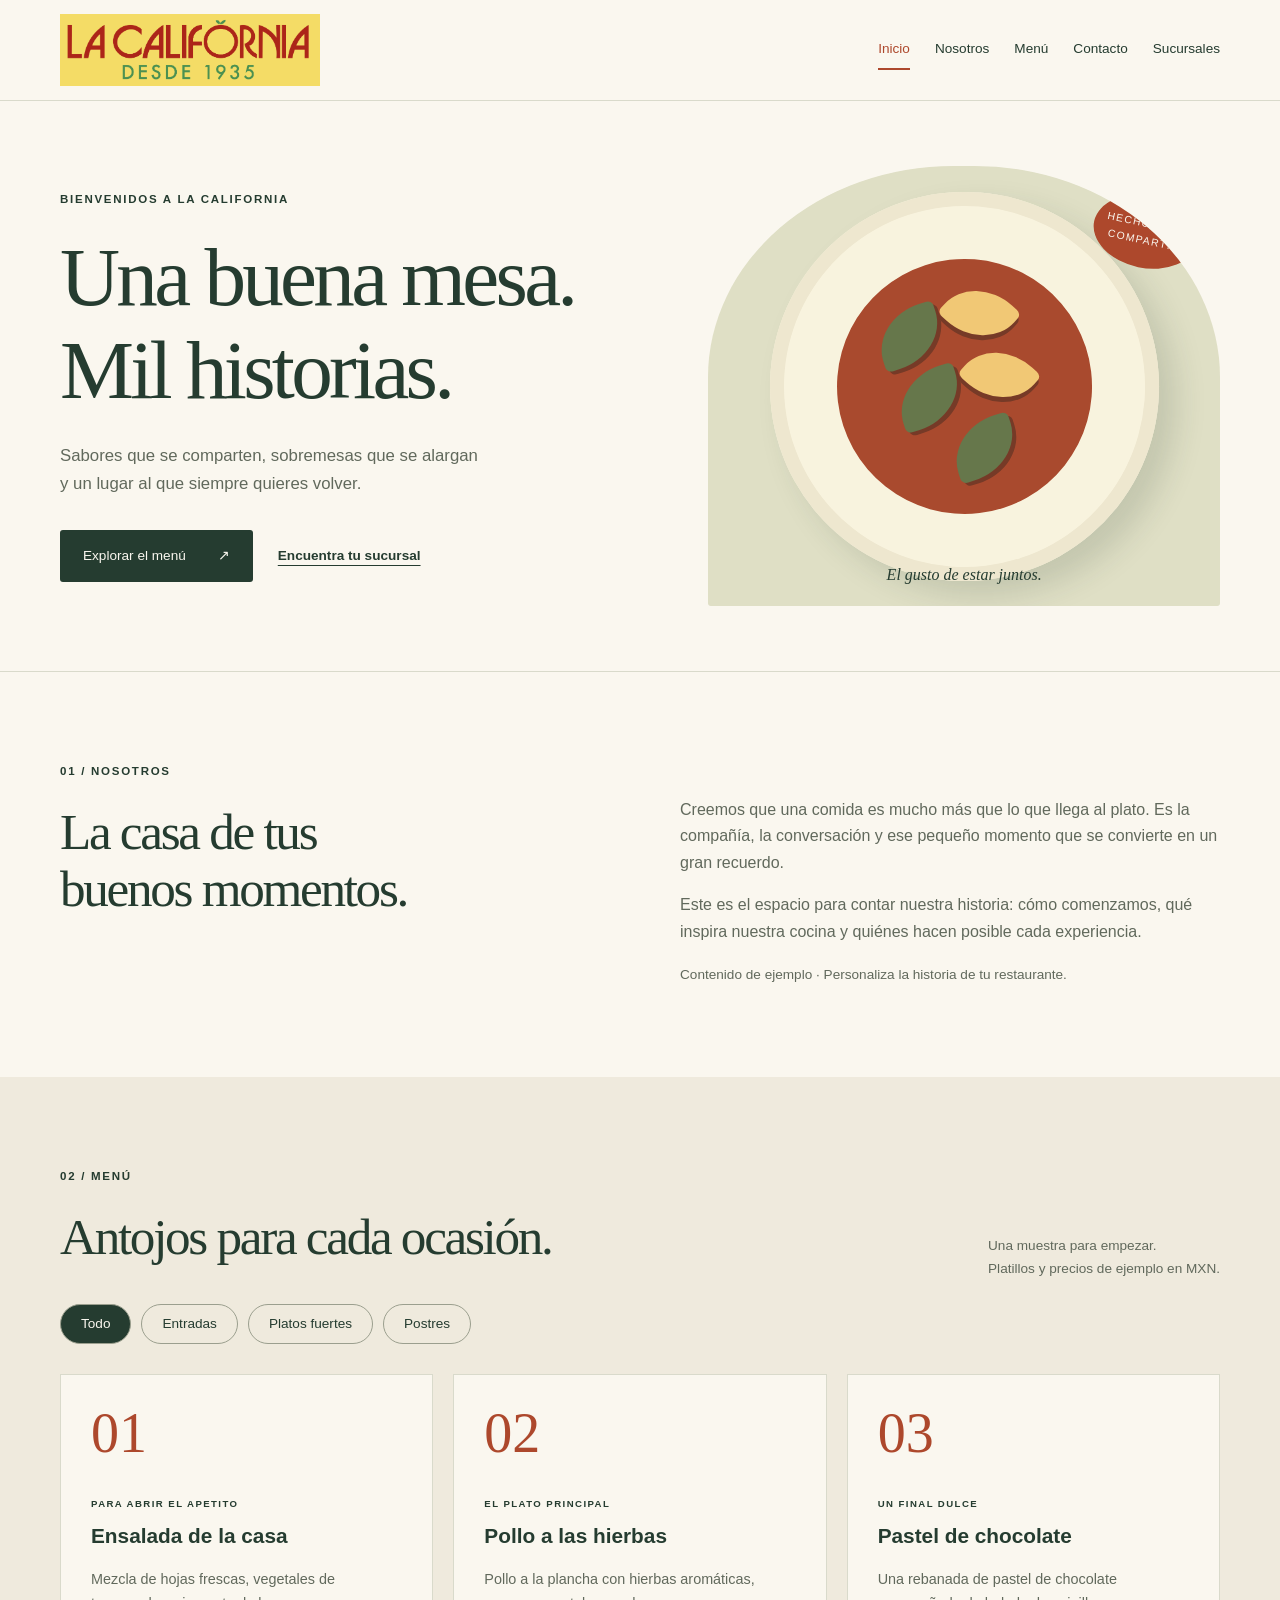
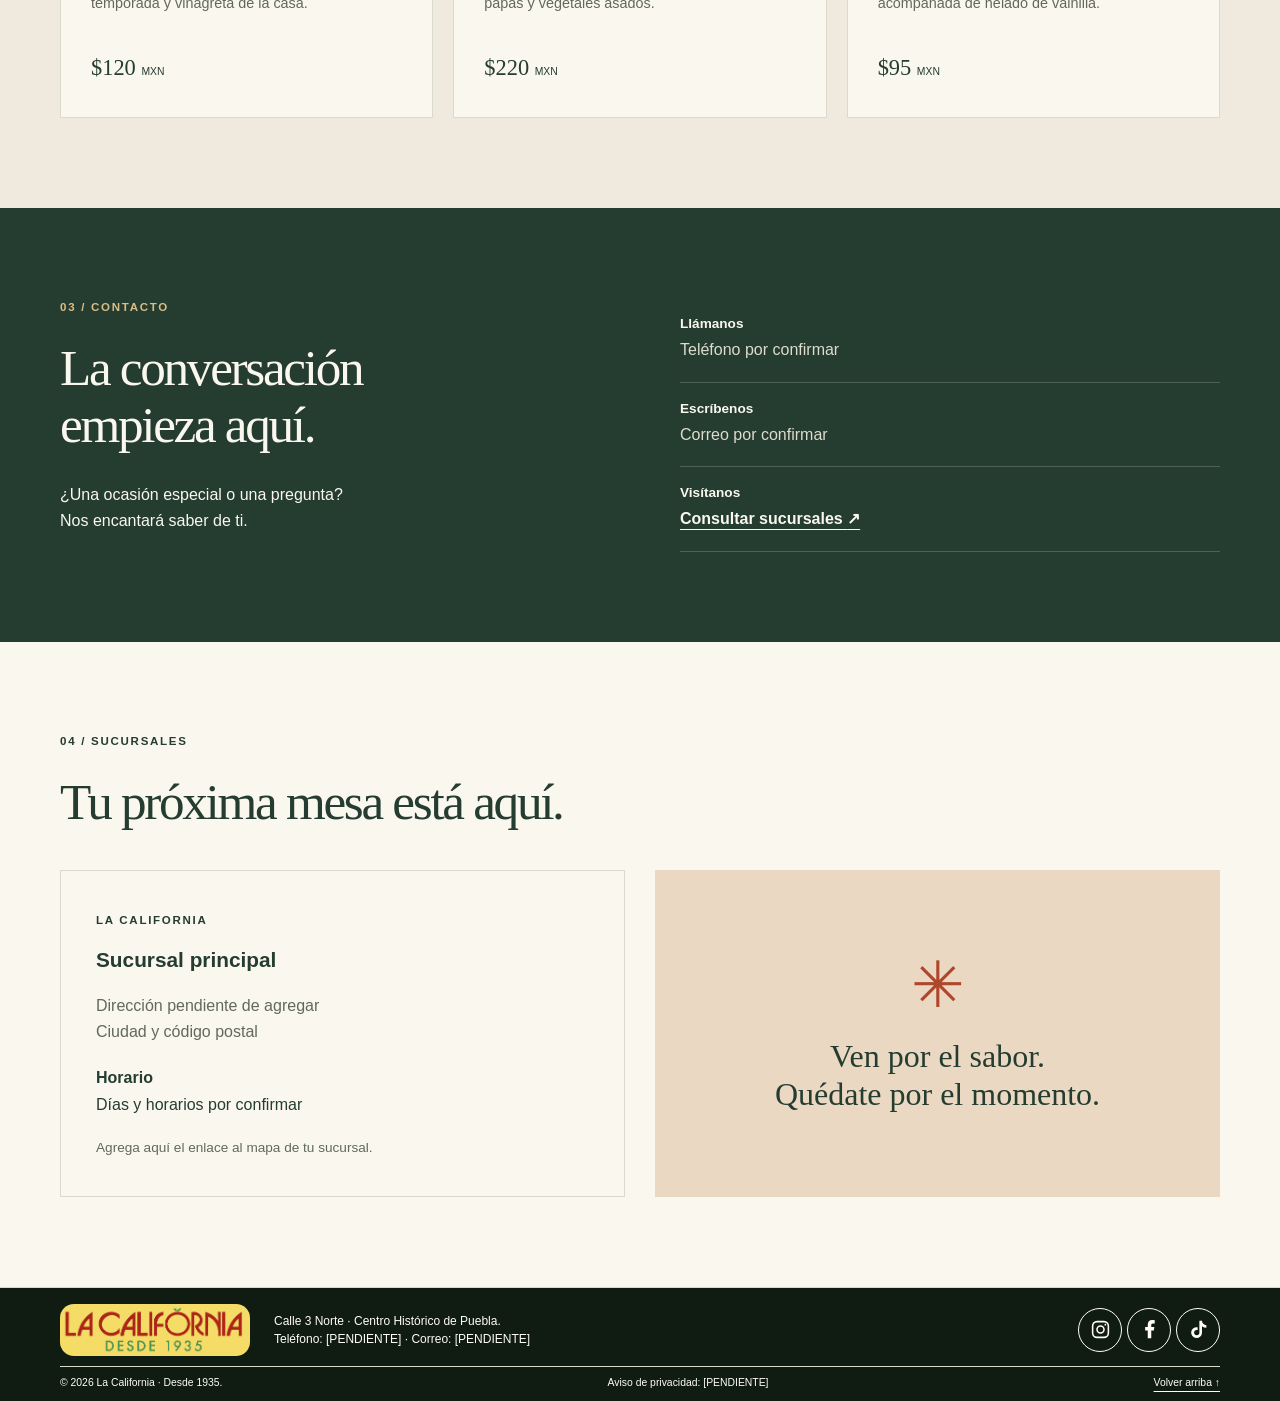
<file: archivo-inicial/index.html>
<!DOCTYPE html>
<html lang="es">
<head>
  <meta charset="UTF-8">
  <meta name="viewport" content="width=device-width, initial-scale=1.0">
  <meta name="description" content="Conoce La California: nuestra cocina, nuestro menú y los lugares donde nos encontramos.">
  <title>La California | Restaurante</title>
  <link rel="stylesheet" href="css/base.css">
  <link rel="stylesheet" href="css/estilos.css">
  <link rel="stylesheet" href="css/responsive.css">
  <script src="js/main.js" defer></script>
  <link rel="stylesheet" href="../css/footer.css">
</head>
<body>
  <a class="saltar-contenido" href="#contenido">Saltar al contenido</a>
  <header class="cabecera">
    <div class="contenedor barra">
      <a class="marca" href="#inicio" aria-label="La California, inicio"><img src="../images/marca/main-logo.jpg" alt="La California, desde 1935" width="1280" height="416"></a>
      <button class="boton-menu" type="button" aria-expanded="false" aria-controls="navegacion" hidden>Menú de navegación</button>
      <nav id="navegacion" aria-label="Navegación principal">
        <a href="#inicio" aria-current="location">Inicio</a>
        <a href="#nosotros">Nosotros</a>
        <a href="#menu">Menú</a>
        <a href="#contacto">Contacto</a>
        <a href="#sucursales">Sucursales</a>
      </nav>
    </div>
  </header>

  <main id="contenido">
    <!-- Base de una sola página: cada sección se puede convertir en un HTML independiente. -->
    <section id="inicio" class="portada seccion" aria-labelledby="titulo-inicio">
      <div class="contenedor portada-grid">
        <div>
          <p class="etiqueta">BIENVENIDOS A LA CALIFORNIA</p>
          <h1 id="titulo-inicio">Una buena mesa.<br>Mil historias.</h1>
          <p class="introduccion">Sabores que se comparten, sobremesas que se alargan y un lugar al que siempre quieres volver.</p>
          <div class="acciones">
            <a class="boton" href="#menu">Explorar el menú <span aria-hidden="true">↗</span></a>
            <a class="enlace" href="#sucursales">Encuentra tu sucursal</a>
          </div>
        </div>
        <!-- Sustituye esta composición por una fotografía propia cuando esté disponible. -->
        <div class="arte-portada" aria-hidden="true">
          <span class="sello">HECHO PARA<br>COMPARTIR</span>
          <div class="plato"><div class="comida"><i></i><i></i><i></i><i></i><i></i></div></div>
          <span class="leyenda-arte">El gusto de estar juntos.</span>
        </div>
      </div>
    </section>

    <section id="nosotros" class="seccion" aria-labelledby="titulo-nosotros">
      <div class="contenedor nosotros-grid">
        <div><p class="etiqueta">01 / NOSOTROS</p><h2 id="titulo-nosotros">La casa de tus<br>buenos momentos.</h2></div>
        <div class="texto-nosotros">
          <p>Creemos que una comida es mucho más que lo que llega al plato. Es la compañía, la conversación y ese pequeño momento que se convierte en un gran recuerdo.</p>
          <p>Este es el espacio para contar nuestra historia: cómo comenzamos, qué inspira nuestra cocina y quiénes hacen posible cada experiencia.</p>
          <span class="nota">Contenido de ejemplo · Personaliza la historia de tu restaurante.</span>
        </div>
      </div>
    </section>

    <section id="menu" class="seccion fondo-suave" aria-labelledby="titulo-menu">
      <div class="contenedor">
        <div class="encabezado-seccion"><div><p class="etiqueta">02 / MENÚ</p><h2 id="titulo-menu">Antojos para cada ocasión.</h2></div><p>Una muestra para empezar.<br>Platillos y precios de ejemplo en MXN.</p></div>
        <div class="filtros" role="group" aria-label="Filtrar platillos" hidden>
          <button type="button" data-filtro="todos" aria-pressed="true">Todo</button>
          <button type="button" data-filtro="entradas" aria-pressed="false">Entradas</button>
          <button type="button" data-filtro="fuertes" aria-pressed="false">Platos fuertes</button>
          <button type="button" data-filtro="postres" aria-pressed="false">Postres</button>
        </div>
        <div class="platillos">
          <article class="tarjeta-platillo" data-categoria="entradas"><span class="numero">01</span><p class="etiqueta">PARA ABRIR EL APETITO</p><h3>Ensalada de la casa</h3><p>Mezcla de hojas frescas, vegetales de temporada y vinagreta de la casa.</p><span class="precio">$120 <small>MXN</small></span></article>
          <article class="tarjeta-platillo" data-categoria="fuertes"><span class="numero">02</span><p class="etiqueta">EL PLATO PRINCIPAL</p><h3>Pollo a las hierbas</h3><p>Pollo a la plancha con hierbas aromáticas, papas y vegetales asados.</p><span class="precio">$220 <small>MXN</small></span></article>
          <article class="tarjeta-platillo" data-categoria="postres"><span class="numero">03</span><p class="etiqueta">UN FINAL DULCE</p><h3>Pastel de chocolate</h3><p>Una rebanada de pastel de chocolate acompañada de helado de vainilla.</p><span class="precio">$95 <small>MXN</small></span></article>
        </div>
        <p id="resultado-filtro" class="solo-lectores" aria-live="polite"></p>
      </div>
    </section>

    <section id="contacto" class="seccion contacto" aria-labelledby="titulo-contacto">
      <div class="contenedor contacto-grid">
        <div><p class="etiqueta">03 / CONTACTO</p><h2 id="titulo-contacto">La conversación<br>empieza aquí.</h2><p>¿Una ocasión especial o una pregunta?<br>Nos encantará saber de ti.</p></div>
        <div class="datos-contacto">
          <!-- Reemplaza estos textos con datos reales y agrega enlaces tel: y mailto:. -->
          <div><h3>Llámanos</h3><p>Teléfono por confirmar</p></div>
          <div><h3>Escríbenos</h3><p>Correo por confirmar</p></div>
          <div><h3>Visítanos</h3><a class="enlace" href="#sucursales">Consultar sucursales <span aria-hidden="true">↗</span></a></div>
        </div>
      </div>
    </section>

    <section id="sucursales" class="seccion" aria-labelledby="titulo-sucursales">
      <div class="contenedor">
        <p class="etiqueta">04 / SUCURSALES</p><h2 id="titulo-sucursales">Tu próxima mesa está aquí.</h2>
        <div class="sucursales-grid">
          <!-- Duplica este artículo para agregar más sucursales. -->
          <article class="tarjeta-sucursal"><span class="etiqueta">LA CALIFORNIA</span><h3>Sucursal principal</h3><address>Dirección pendiente de agregar<br>Ciudad y código postal</address><p><strong>Horario</strong><br>Días y horarios por confirmar</p><span class="nota">Agrega aquí el enlace al mapa de tu sucursal.</span></article>
          <div class="invitacion"><span aria-hidden="true">✳</span><p>Ven por el sabor.<br>Quédate por el momento.</p></div>
        </div>
      </div>
    </section>
  </main>
  <footer class="footer footer-compact">
    <div class="contenedor">
      <div class="footer-content">
        <a class="footer-logo" href="../index.html" aria-label="La California, Inicio">
          <img src="../images/marca/main-logo.jpg" alt="La California, desde 1935" width="813" height="223" loading="lazy">
        </a>
        <div class="footer-contact">
          <p>Calle 3 Norte · Centro Histórico de Puebla.</p>
          <p>Teléfono: [PENDIENTE] · Correo: [PENDIENTE]</p>
        </div>
        <div class="footer-socials" role="group" aria-label="Redes sociales">
          <!-- Para activar cada red, añade href="URL_OFICIAL" y elimina aria-disabled="true". -->
          <a class="social-icon" role="link" aria-disabled="true" aria-label="Instagram" title="Instagram">
            <svg viewBox="0 0 24 24" fill="none" stroke="currentColor" stroke-width="1.8" aria-hidden="true" focusable="false">
              <rect x="3" y="3" width="18" height="18" rx="5"/>
              <circle cx="12" cy="12" r="4"/>
              <circle cx="17.5" cy="6.5" r="1" fill="currentColor" stroke="none"/>
            </svg>
          </a>
          <a class="social-icon" role="link" aria-disabled="true" aria-label="Facebook" title="Facebook">
            <svg viewBox="0 0 24 24" fill="currentColor" aria-hidden="true" focusable="false">
              <path d="M14 22v-9h3l.5-4H14V7c0-1.2.4-2 2-2h2V1.4C17.3 1.2 16.3 1 15 1c-3.2 0-5 1.9-5 5.4V9H7v4h3v9z"/>
            </svg>
          </a>
          <a class="social-icon" role="link" aria-disabled="true" aria-label="TikTok" title="TikTok">
            <svg viewBox="0 0 24 24" fill="currentColor" aria-hidden="true" focusable="false">
              <path d="M16 2h-3v13.5a3 3 0 1 1-3-3c.3 0 .7.1 1 .2V9.5a6.2 6.2 0 1 0 5 6V8.2A8.4 8.4 0 0 0 21 10V7a5 5 0 0 1-5-5z"/>
            </svg>
          </a>
        </div>
      </div>
      <div class="footer-bottom">
        <p>© <span id="anio">2026</span> La California · Desde 1935.</p>
        <p>Aviso de privacidad: [PENDIENTE]</p>
        <a href="#contenido">Volver arriba ↑</a>
      </div>
    </div>
  </footer>
</body>
</html>
</file>
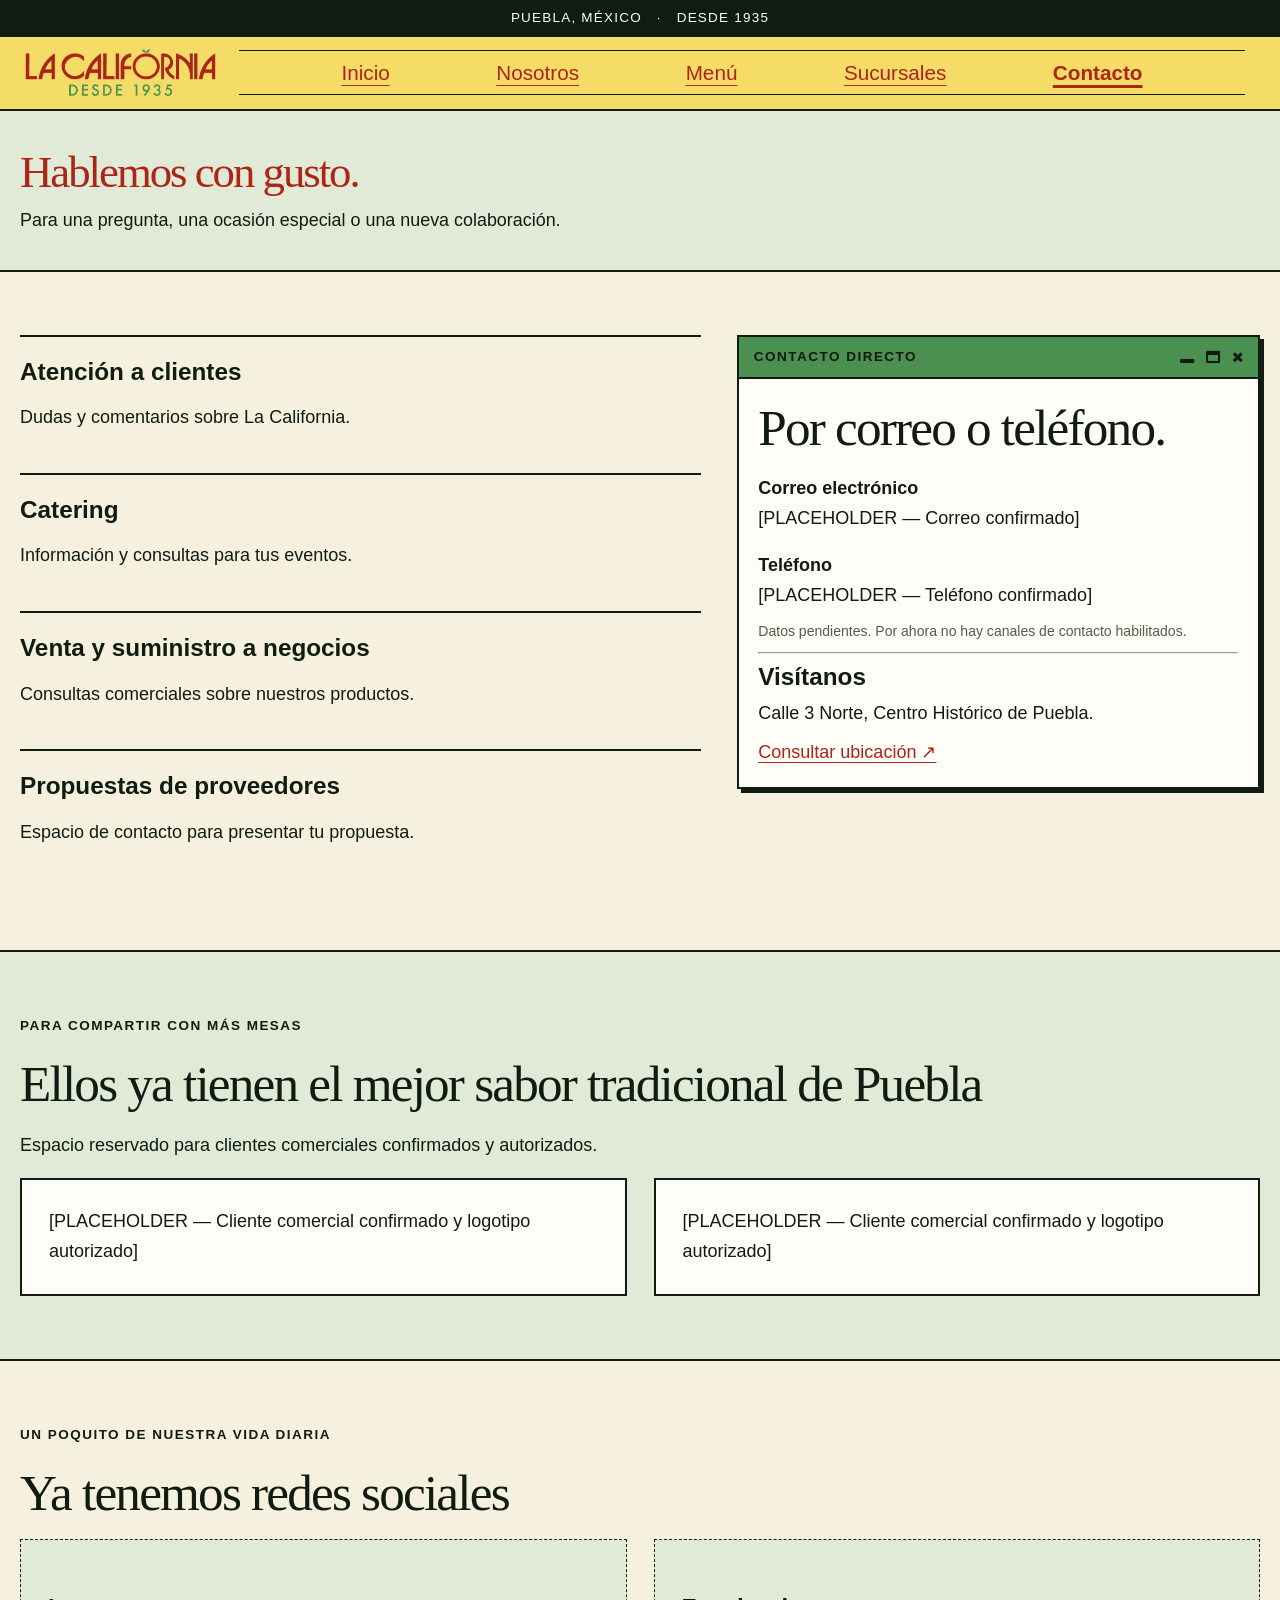
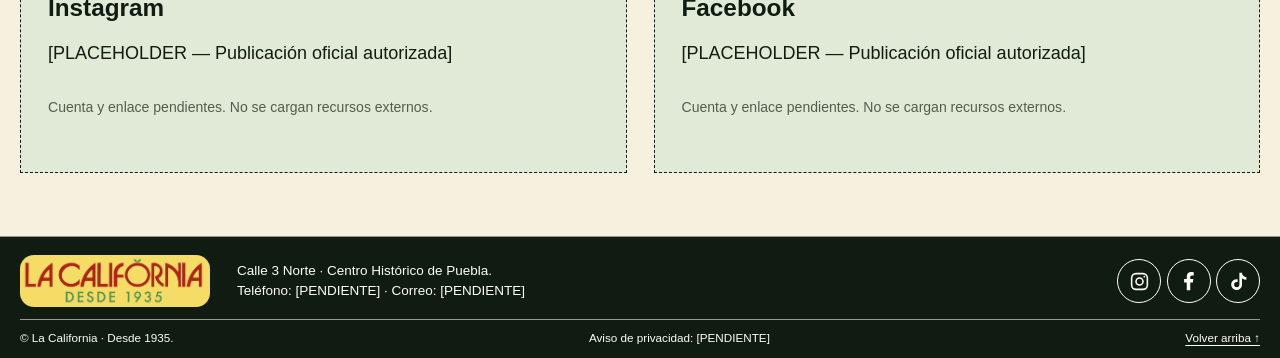
<file: contacto/index.html>
<!doctype html>
<html lang="es-MX">
<head>
  <meta charset="utf-8">
  <meta name="viewport" content="width=device-width,initial-scale=1">
  <title>Contacto y atención comercial | La California</title>
  <meta name="description" content="Atención a clientes, catering, suministro a negocios y propuestas de proveedores de La California. Contactos pendientes de confirmar.">
  <link rel="stylesheet" href="../css/base.css">
  <link rel="stylesheet" href="../css/brand.css">
  <link id="theme" rel="stylesheet" href="../css/theme-retro.css">
  <script src="../js/main.js" defer></script>
  <script type="application/ld+json">
    {
      "@context": "https://schema.org",
      "@type": "Restaurant",
      "name": "La California",
      "foundingDate": "1935",
      "description": "Restaurante y paletería tradicional del Centro Histórico de Puebla, en calle 3 Norte."
    }
  </script>
  <link rel="stylesheet" href="../css/footer.css">
    <link rel="stylesheet" href="https://cdnjs.cloudflare.com/ajax/libs/font-awesome/4.7.0/css/font-awesome.min.css">
</head>
<body>
  <a class="skip" href="#contenido">Saltar al contenido</a>
  <div class="topline">PUEBLA, MÉXICO &nbsp; · &nbsp; DESDE 1935</div>
  <header class="cabecera">
    <div class="contenedor barra">
      <a class="marca" href="../index.html" aria-label="La California, Inicio"><img src="../images/marca/main-logo.jpg" alt="La California, desde 1935" width="813" height="223"></a>
      <button class="nav-toggle" type="button" aria-label="Menú de navegación" aria-expanded="false" aria-controls="navegacion" hidden><span class="nav-toggle-icon" aria-hidden="true"></span></button>
      <nav class="nav" id="navegacion" aria-label="Navegación principal">
        <a href="../index.html">Inicio</a>
        <a href="../nosotros/index.html">Nosotros</a>
        <a href="../menu/index.html">Menú</a>
        <a href="../sucursales/index.html">Sucursales</a>
        <a href="index.html" aria-current="page">Contacto</a>
      </nav>
      <!-- <a class="boton header-cta" href="../menu/index.html">Ver Carta <span aria-hidden="true">↗</span></a> -->
    </div>
  </header>
  <!-- <div class="contenedor demo" hidden>
    <label for="tema">Vista de demostración</label>
    <select id="tema">
      <option value="retro">Retro</option>
      <option value="modern">Moderno</option>
    </select>
    <span id="theme-status" role="status"></span>
  </div> -->
  <main id="contenido" tabindex="-1">
    <header class="page-head">
      <div class="contenedor page-head-grid">
        <div class="page-head-copy">
          <h1>Hablemos con gusto.</h1>
          <p class="intro">Para una pregunta, una ocasión especial o una nueva colaboración.</p>
        </div>
        <!-- <figure class="page-head-mascot">
          <img src="../images/mascota/carlitos saludo.png" alt="Espacio para la mascota de La California" width="800" height="600">
        </figure> -->
      </div>
    </header>
    <section class="seccion">
      <div class="contenedor contact-grid">
        <div class="contact-topics">
          <article>
            <h3>Atención a clientes</h2>
            <p>Dudas y comentarios sobre La California.</p>
          </article>
          <article>
            <h3>Catering</h3>
            <p>Información y consultas para tus eventos.</p>
          </article>
          <article>
            <h3>Venta y suministro a negocios</h3>
            <p>Consultas comerciales sobre nuestros productos.</p>
          </article>
          <article>
            <h3>Propuestas de proveedores</h3>
            <p>Espacio de contacto para presentar tu propuesta.</p>
          </article>
        </div>
        <aside class="window">
          <p class="bar-title"><span>Contacto directo</span><span class="window-icons" aria-hidden="true"><i class="fa fa-window-minimize"></i><i class="fa fa-window-maximize"></i><i class="fa fa-times"></i></span></p>
          <div class="product-body">
            <h2>Por correo o teléfono.</h2>
            <dl>
              <dt>Correo electrónico</dt>
              <dd>[PLACEHOLDER — Correo confirmado]</dd>
              <dt>Teléfono</dt>
              <dd>[PLACEHOLDER — Teléfono confirmado]</dd>
            </dl>
            <p class="caption">Datos pendientes. Por ahora no hay canales de contacto habilitados.</p>
            <hr>
            <h3>Visítanos</h3>
            <p>Calle 3 Norte, Centro Histórico de Puebla.</p>
            <a href="../sucursales/index.html">Consultar ubicación ↗</a>
          </div>
        </aside>
      </div>
    </section>
    <section class="seccion location">
      <div class="contenedor">
        <p class="eyebrow">Para compartir con más mesas</p>
        <h2>Ellos ya tienen el mejor sabor tradicional de Puebla</h2>
        <p>Espacio reservado para clientes comerciales confirmados y autorizados.</p>
        <div class="two-col">
          <div class="panel">[PLACEHOLDER — Cliente comercial confirmado y logotipo autorizado]</div>
          <div class="panel">[PLACEHOLDER — Cliente comercial confirmado y logotipo autorizado]</div>
        </div>
      </div>
    </section>
    <section class="seccion">
      <div class="contenedor">
        <p class="eyebrow">Un poquito de nuestra vida diaria</p>
        <h2>Ya tenemos redes sociales</h2>
        <div class="two-col">
          <article class="social-placeholder" data-social="instagram">
            <h3>Instagram</h3>
            <p>[PLACEHOLDER — Publicación oficial autorizada]</p>
            <p class="caption">Cuenta y enlace pendientes. No se cargan recursos externos.</p>
          </article>
          <article class="social-placeholder" data-social="facebook">
            <h3>Facebook</h3>
            <p>[PLACEHOLDER — Publicación oficial autorizada]</p>
            <p class="caption">Cuenta y enlace pendientes. No se cargan recursos externos.</p>
          </article>
        </div>
      </div>
    </section>
  </main>
  <footer class="footer footer-compact">
    <div class="contenedor">
      <div class="footer-content">
        <a class="footer-logo" href="../index.html" aria-label="La California, Inicio">
          <img src="../images/marca/main-logo.jpg" alt="La California, desde 1935" width="813" height="223" loading="lazy">
        </a>
        <div class="footer-contact">
          <p>Calle 3 Norte · Centro Histórico de Puebla.</p>
          <p>Teléfono: [PENDIENTE] · Correo: [PENDIENTE]</p>
        </div>
        <div class="footer-socials" role="group" aria-label="Redes sociales">
          <!-- Para activar cada red, añade href="URL_OFICIAL" y elimina aria-disabled="true". -->
          <a class="social-icon" role="link" aria-disabled="true" aria-label="Instagram" title="Instagram">
            <svg viewBox="0 0 24 24" fill="none" stroke="currentColor" stroke-width="1.8" aria-hidden="true" focusable="false">
              <rect x="3" y="3" width="18" height="18" rx="5"/>
              <circle cx="12" cy="12" r="4"/>
              <circle cx="17.5" cy="6.5" r="1" fill="currentColor" stroke="none"/>
            </svg>
          </a>
          <a class="social-icon" role="link" aria-disabled="true" aria-label="Facebook" title="Facebook">
            <svg viewBox="0 0 24 24" fill="currentColor" aria-hidden="true" focusable="false">
              <path d="M14 22v-9h3l.5-4H14V7c0-1.2.4-2 2-2h2V1.4C17.3 1.2 16.3 1 15 1c-3.2 0-5 1.9-5 5.4V9H7v4h3v9z"/>
            </svg>
          </a>
          <a class="social-icon" role="link" aria-disabled="true" aria-label="TikTok" title="TikTok">
            <svg viewBox="0 0 24 24" fill="currentColor" aria-hidden="true" focusable="false">
              <path d="M16 2h-3v13.5a3 3 0 1 1-3-3c.3 0 .7.1 1 .2V9.5a6.2 6.2 0 1 0 5 6V8.2A8.4 8.4 0 0 0 21 10V7a5 5 0 0 1-5-5z"/>
            </svg>
          </a>
        </div>
      </div>
      <div class="footer-bottom">
        <p>© La California · Desde 1935.</p>
        <p>Aviso de privacidad: [PENDIENTE]</p>
        <a href="#contenido">Volver arriba ↑</a>
      </div>
    </div>
  </footer>
</body>
</html>
</file>
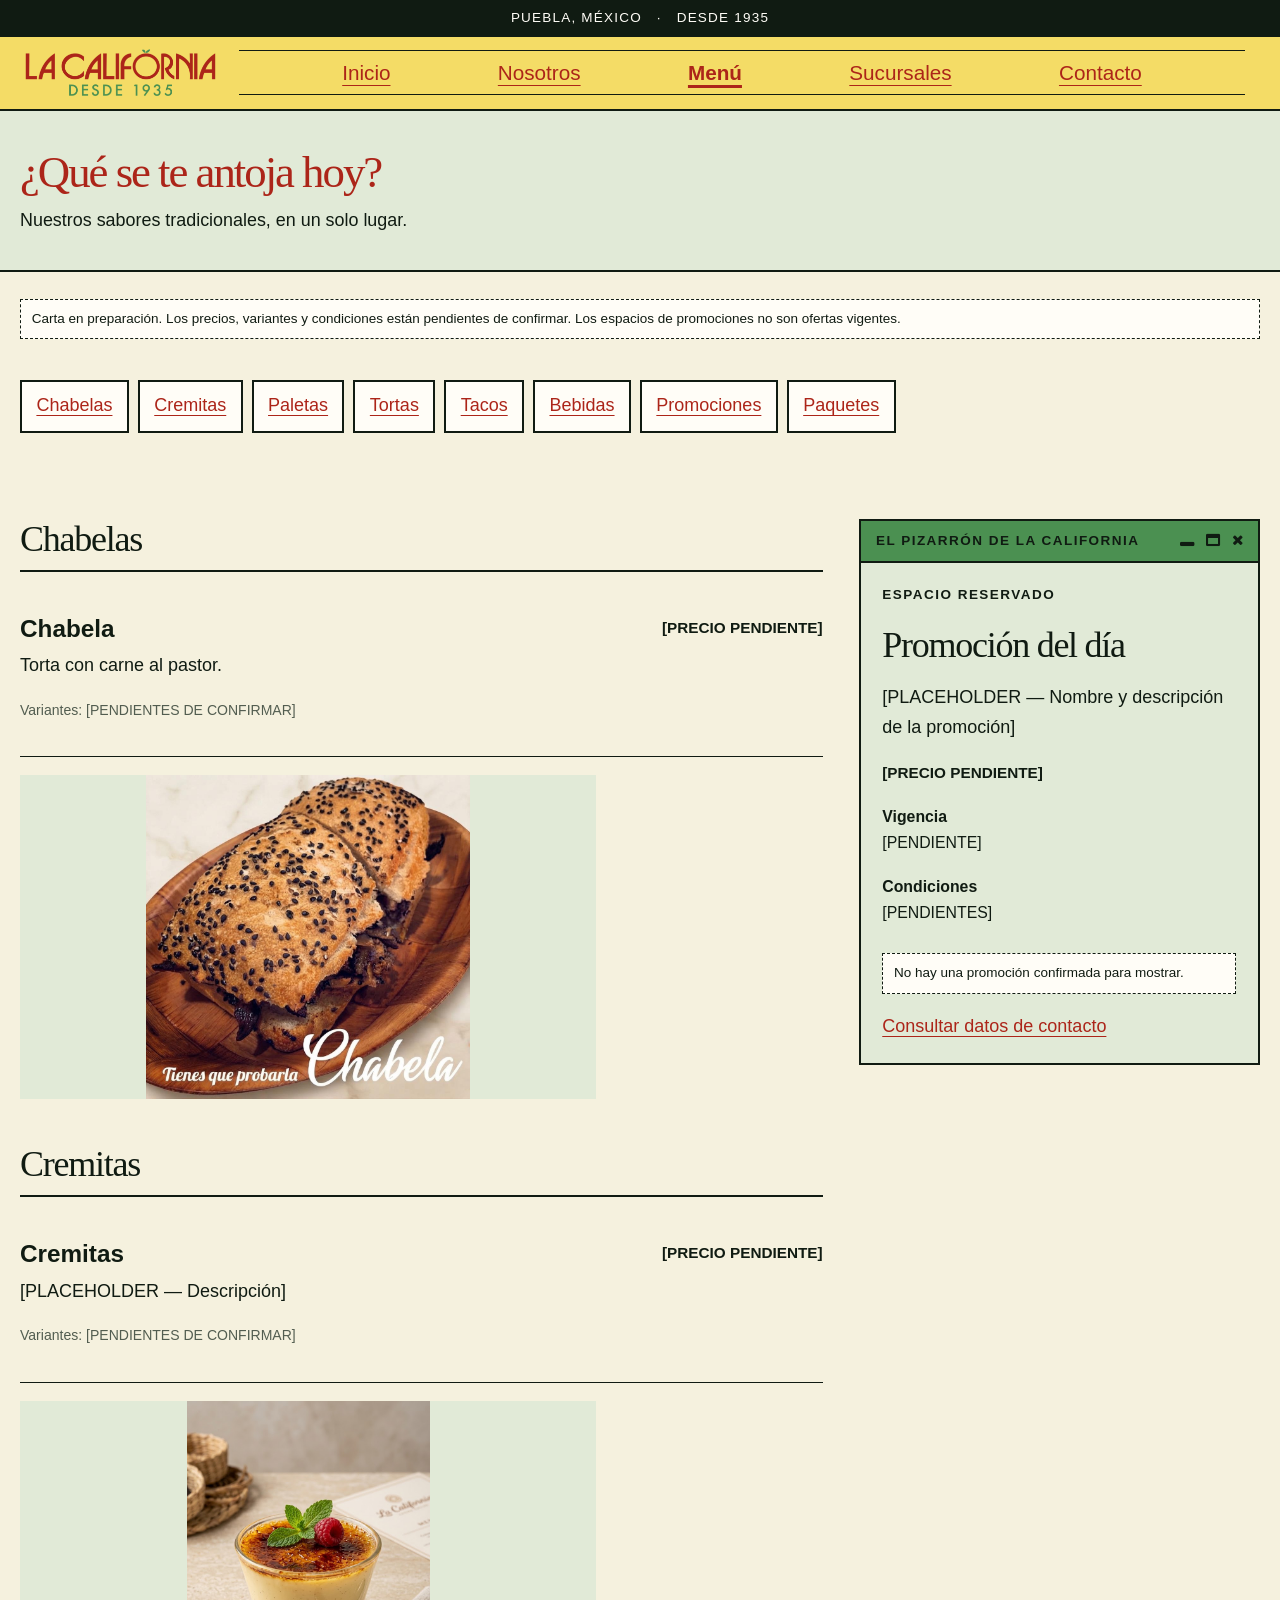
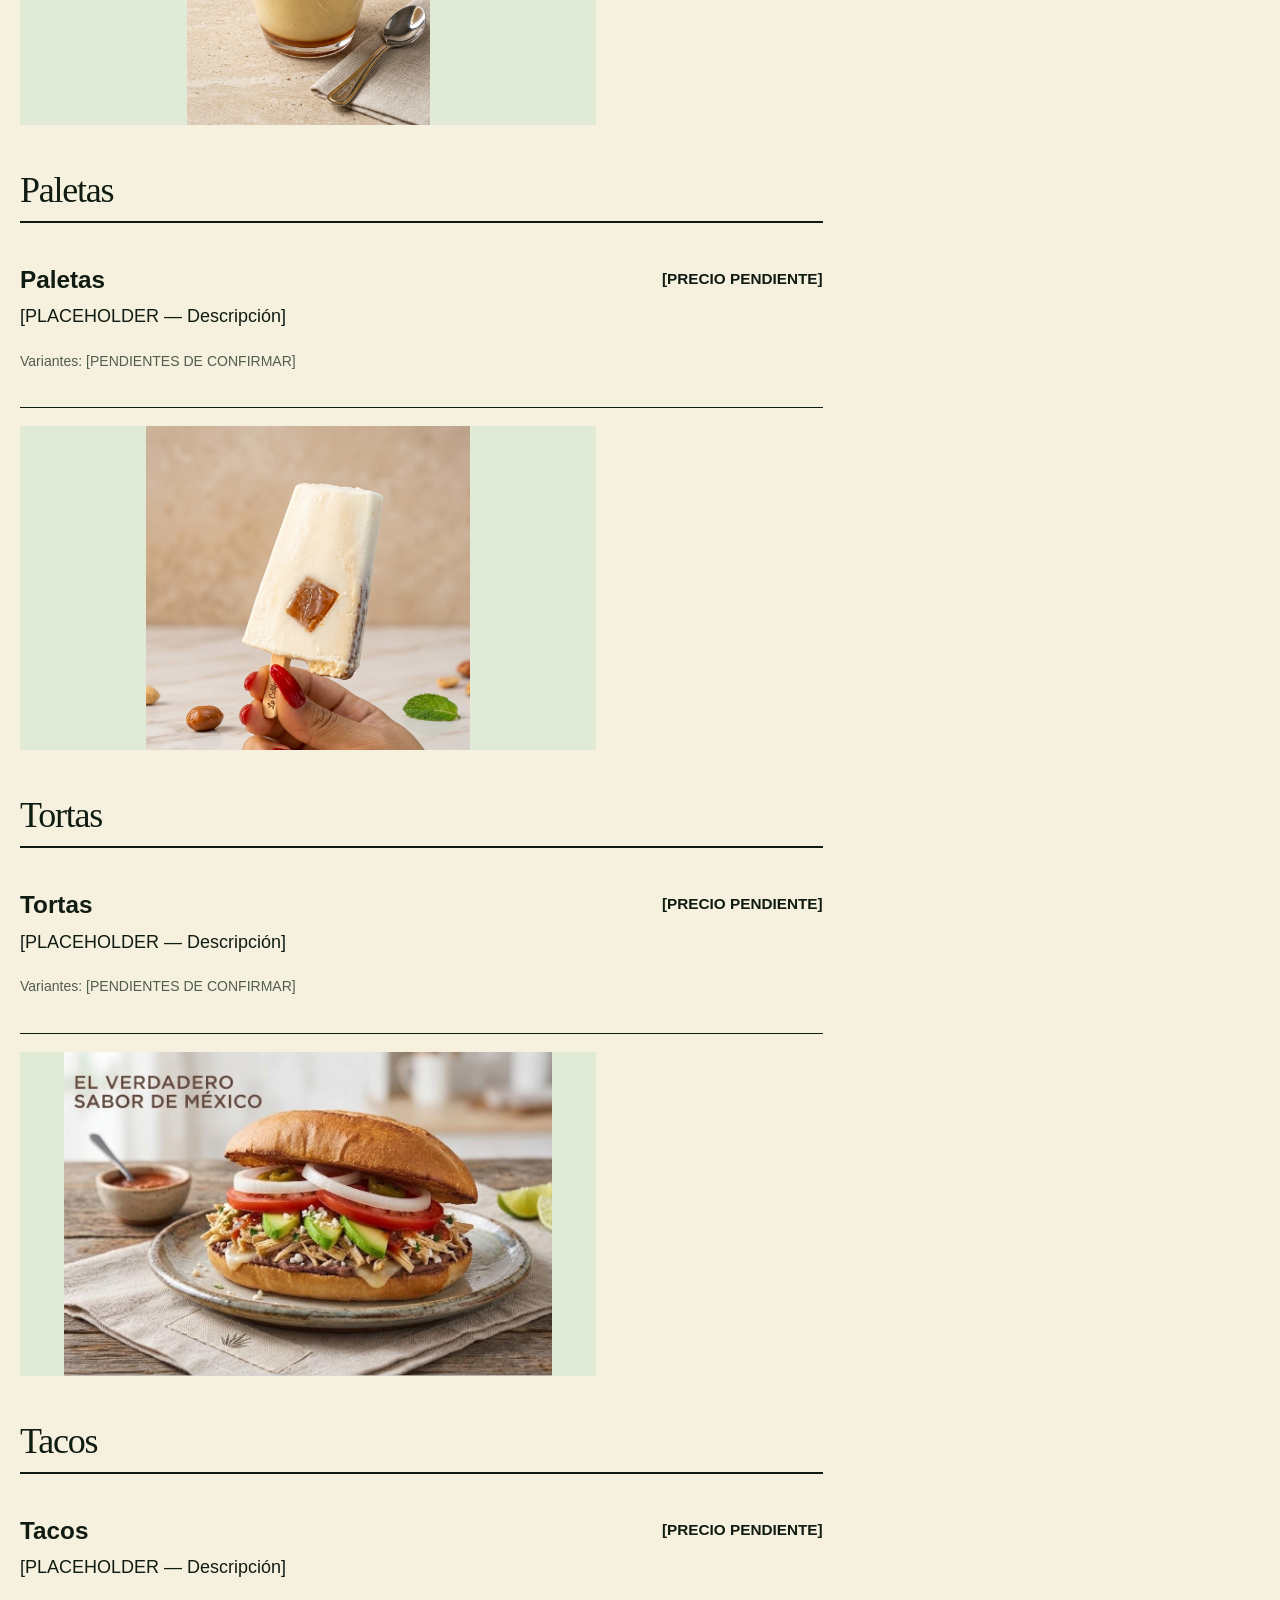
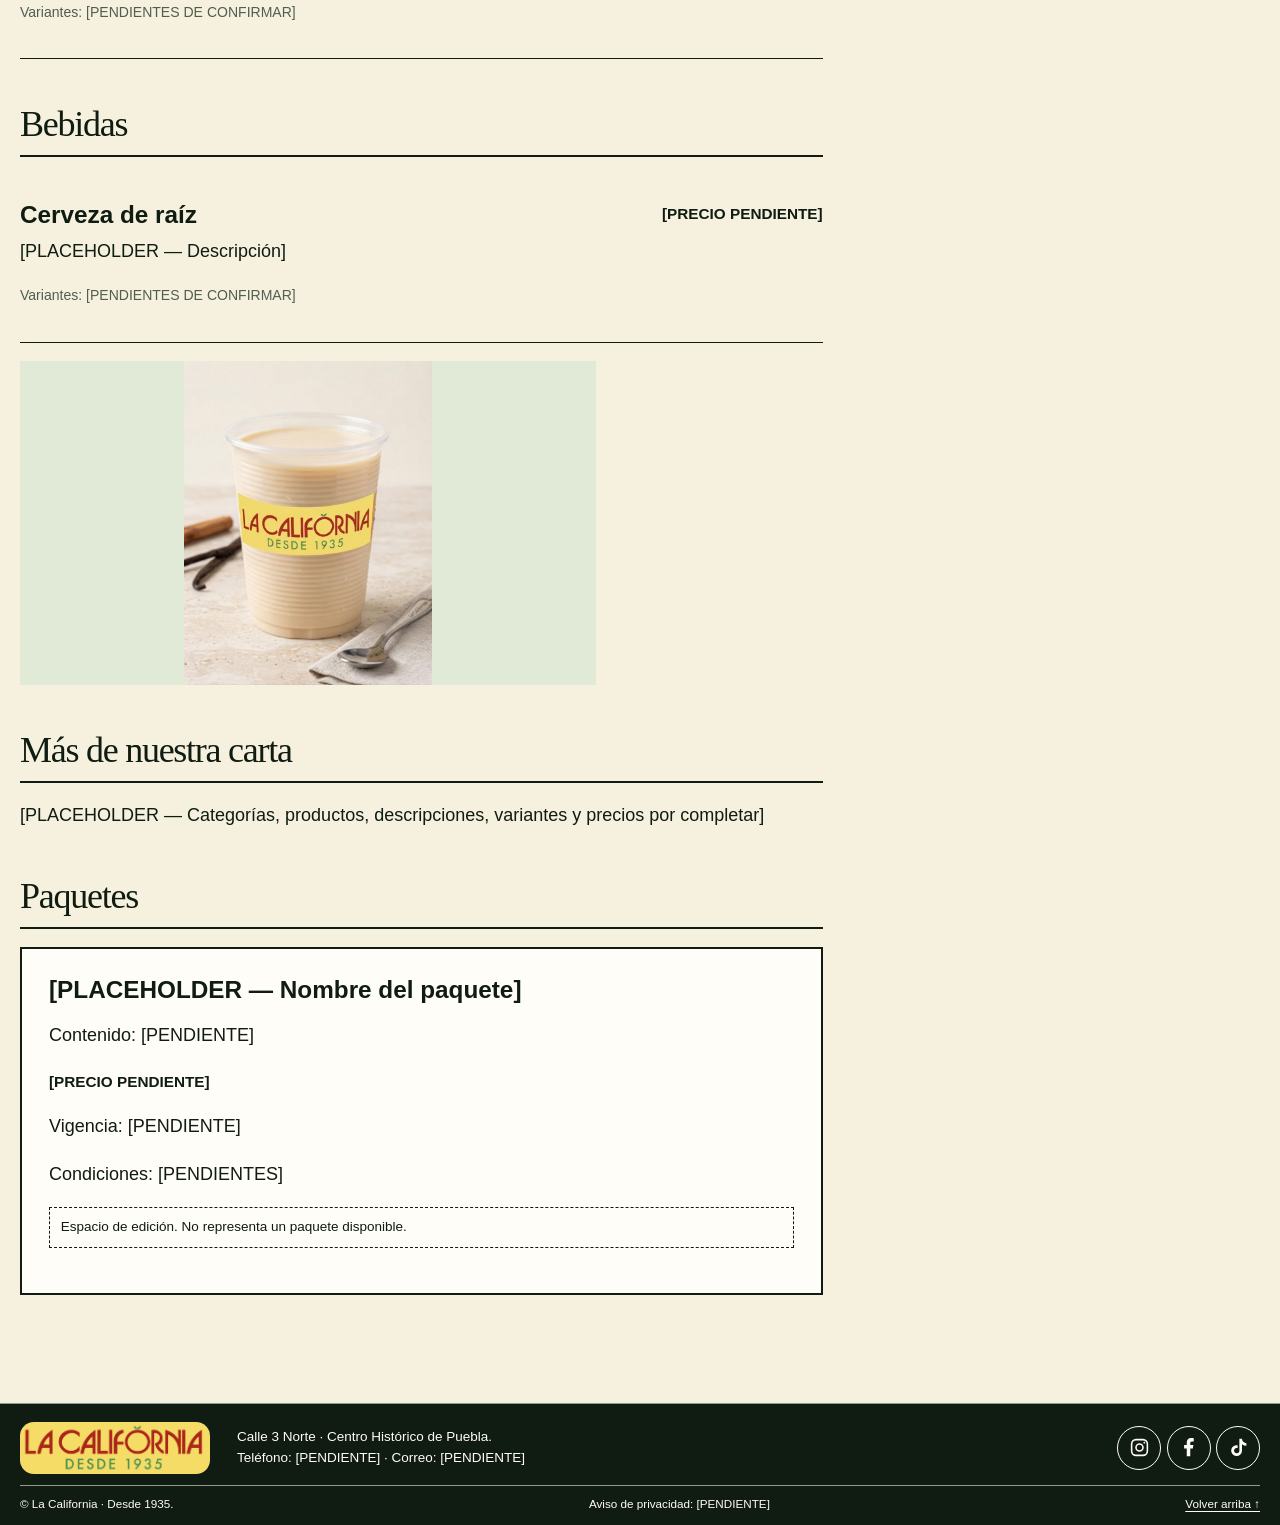
<file: menu/index.html>
<!doctype html>
<html lang="es-MX">
<head>
  <meta charset="utf-8">
  <meta name="viewport" content="width=device-width,initial-scale=1">
  <title>Menú y precios | La California</title>
  <meta name="description" content="Consulta Chabela, cremitas, paletas, tacos y cerveza de raíz. Carta de La California con precios y promociones pendientes de confirmar.">
  <link rel="stylesheet" href="../css/base.css">
  <link rel="stylesheet" href="../css/brand.css">
  <link id="theme" rel="stylesheet" href="../css/theme-retro.css">
  <script src="../js/main.js" defer></script>
  <script type="application/ld+json">
    {
      "@context": "https://schema.org",
      "@type": "Restaurant",
      "name": "La California",
      "foundingDate": "1935",
      "description": "Restaurante y paletería tradicional del Centro Histórico de Puebla, en calle 3 Norte."
    }
  </script>
  <link rel="stylesheet" href="../css/footer.css">
  <link rel="stylesheet" href="https://cdnjs.cloudflare.com/ajax/libs/font-awesome/4.7.0/css/font-awesome.min.css">
</head>
<body>
  <a class="skip" href="#contenido">Saltar al contenido</a>
  <div class="topline">PUEBLA, MÉXICO &nbsp; · &nbsp; DESDE 1935</div>
  <header class="cabecera">
    <div class="contenedor barra">
      <a class="marca" href="../index.html" aria-label="La California, Inicio"><img src="../images/marca/main-logo.jpg" alt="La California, desde 1935" width="813" height="223"></a>
      <button class="nav-toggle" type="button" aria-label="Menú de navegación" aria-expanded="false" aria-controls="navegacion" hidden><span class="nav-toggle-icon" aria-hidden="true"></span></button>
      <nav class="nav" id="navegacion" aria-label="Navegación principal">
        <a href="../index.html">Inicio</a>
        <a href="../nosotros/index.html">Nosotros</a>
        <a href="index.html" aria-current="page">Menú</a>
        <a href="../sucursales/index.html">Sucursales</a>
        <a href="../contacto/index.html">Contacto</a>
      </nav>
      <!-- <a class="boton header-cta" href="index.html">Ver Carta <span aria-hidden="true">↗</span></a> -->
    </div>
  </header>
  <!-- <div class="contenedor demo" hidden>
    <label for="tema">Vista de demostración</label>
    <select id="tema">
      <option value="retro">Retro</option>
      <option value="modern">Moderno</option>
    </select>
    <span id="theme-status" role="status"></span>
  </div> -->
  <main id="contenido" tabindex="-1">
    <header class="page-head">
      <div class="contenedor page-head-grid">
        <div class="page-head-copy">
          <h1>¿Qué se te antoja hoy?</h1>
          <p class="intro">Nuestros sabores tradicionales, en un solo lugar.</p>
        </div>
        <!-- <figure class="page-head-mascot">
          <img src="../images/mascota/carlitos cremita.png" alt="Espacio para la mascota de La California" width="800" height="600">
        </figure> -->
      </div>
    </header>
    <div class="contenedor">
      <p class="pending" style="margin-top:1.5rem">Carta en preparación. Los precios, variantes y condiciones están pendientes de confirmar. Los espacios de promociones no son ofertas vigentes.</p>
      <nav class="categories" aria-label="Categorías del menú">
        <a href="#chabelas">Chabelas</a>
        <a href="#cremitas">Cremitas</a>
        <a href="#paletas">Paletas</a>
        <a href="#tortas">Tortas</a>
        <a href="#tacos">Tacos</a>
        <a href="#bebidas">Bebidas</a>
        <a href="#promociones">Promociones</a>
        <a href="#paquetes">Paquetes</a>
      </nav>
      <div class="menu-layout seccion">
        <div>
          <section class="menu-section" id="chabelas">
            <h2>Chabelas</h2>
            <article class="menu-item">
              <div>
                <h3>Chabela</h3>
                <p>Torta con carne al pastor.</p>
              </div>
              <p class="price">[PRECIO PENDIENTE]</p>
              <p class="variants">Variantes: [PENDIENTES DE CONFIRMAR]</p>
            </article>
            <div class="menu-photo">
              <figure class="image-frame">
                <img src="../images/productos/chabela.jpg" alt="Chabela de La California" width="994" height="1024" loading="lazy">
              </figure>
            </div>
          </section>
          <section class="menu-section" id="cremitas">
            <h2>Cremitas</h2>
            <article class="menu-item">
              <div>
                <h3>Cremitas</h3>
                <p>[PLACEHOLDER — Descripción]</p>
              </div>
              <p class="price">[PRECIO PENDIENTE]</p>
              <p class="variants">Variantes: [PENDIENTES DE CONFIRMAR]</p>
            </article>
            <div class="menu-photo">
              <figure class="image-frame">
                <img src="../images/productos/cremita.jpg" alt="Cremita de La California" width="768" height="1024" loading="lazy">
              </figure>
            </div>
          </section>
          <section class="menu-section" id="paletas">
            <h2>Paletas</h2>
            <article class="menu-item">
              <div>
                <h3>Paletas</h3>
                <p>[PLACEHOLDER — Descripción]</p>
              </div>
              <p class="price">[PRECIO PENDIENTE]</p>
              <p class="variants">Variantes: [PENDIENTES DE CONFIRMAR]</p>
            </article>
            <div class="menu-photo">
              <figure class="image-frame">
                <img src="../images/productos/paleta.jpg" alt="Paleta de La California" width="1024" height="1024" loading="lazy">
              </figure>
            </div>
          </section>
          <section class="menu-section" id="tortas">
            <h2>Tortas</h2>
            <article class="menu-item">
              <div>
                <h3>Tortas</h3>
                <p>[PLACEHOLDER — Descripción]</p>
              </div>
              <p class="price">[PRECIO PENDIENTE]</p>
              <p class="variants">Variantes: [PENDIENTES DE CONFIRMAR]</p>
            </article>
            <div class="menu-photo">
              <figure class="image-frame">
                <img src="../images/productos/torta.jpg" alt="Torta de La California" width="1024" height="683" loading="lazy">
              </figure>
            </div>
          </section>
          <section class="menu-section" id="tacos">
            <h2>Tacos</h2>
            <article class="menu-item">
              <div>
                <h3>Tacos</h3>
                <p>[PLACEHOLDER — Descripción]</p>
              </div>
              <p class="price">[PRECIO PENDIENTE]</p>
              <p class="variants">Variantes: [PENDIENTES DE CONFIRMAR]</p>
            </article>
          </section>
          <section class="menu-section" id="bebidas">
            <h2>Bebidas</h2>
            <article class="menu-item">
              <div>
                <h3>Cerveza de raíz</h3>
                <p>[PLACEHOLDER — Descripción]</p>
              </div>
              <p class="price">[PRECIO PENDIENTE]</p>
              <p class="variants">Variantes: [PENDIENTES DE CONFIRMAR]</p>
            </article>
            <div class="menu-photo">
              <figure class="image-frame">
                <img src="../images/productos/cerveza.jpg" alt="Cerveza de raíz de La California" width="801" height="1024" loading="lazy">
              </figure>
            </div>
          </section>
          <section class="menu-section" id="carta-adicional">
            <h2>Más de nuestra carta</h2>
            <p>[PLACEHOLDER — Categorías, productos, descripciones, variantes y precios por completar]</p>
          </section>
          <section class="menu-section" id="paquetes">
            <h2>Paquetes</h2>
            <div class="panel">
              <h3>[PLACEHOLDER — Nombre del paquete]</h3>
              <p>Contenido: [PENDIENTE]</p>
              <p class="price">[PRECIO PENDIENTE]</p>
              <p>Vigencia: [PENDIENTE]</p>
              <p>Condiciones: [PENDIENTES]</p>
              <p class="pending">Espacio de edición. No representa un paquete disponible.</p>
            </div>
          </section>
        </div>
        <aside class="promo" id="promociones" aria-labelledby="promo-title">
          <p class="bar-title"><span>El pizarrón de La California</span><span class="window-icons" aria-hidden="true"><i class="fa fa-window-minimize"></i><i class="fa fa-window-maximize"></i><i class="fa fa-times"></i></span></p>
          <div class="promo-body">
            <p class="eyebrow">Espacio reservado</p>
            <h2 id="promo-title">Promoción del día</h2>
            <p>[PLACEHOLDER — Nombre y descripción de la promoción]</p>
            <p class="price">[PRECIO PENDIENTE]</p>
            <dl>
              <dt>Vigencia</dt>
              <dd>[PENDIENTE]</dd>
              <dt>Condiciones</dt>
              <dd>[PENDIENTES]</dd>
            </dl>
            <p class="pending" style="margin-top:1.5rem">No hay una promoción confirmada para mostrar.</p>
            <a href="../contacto/index.html">Consultar datos de contacto</a>
          </div>
        </aside>
      </div>
    </div>
  </main>
  <footer class="footer footer-compact">
    <div class="contenedor">
      <div class="footer-content">
        <a class="footer-logo" href="../index.html" aria-label="La California, Inicio">
          <img src="../images/marca/main-logo.jpg" alt="La California, desde 1935" width="813" height="223" loading="lazy">
        </a>
        <div class="footer-contact">
          <p>Calle 3 Norte · Centro Histórico de Puebla.</p>
          <p>Teléfono: [PENDIENTE] · Correo: [PENDIENTE]</p>
        </div>
        <div class="footer-socials" role="group" aria-label="Redes sociales">
          <!-- Para activar cada red, añade href="URL_OFICIAL" y elimina aria-disabled="true". -->
          <a class="social-icon" role="link" aria-disabled="true" aria-label="Instagram" title="Instagram">
            <svg viewBox="0 0 24 24" fill="none" stroke="currentColor" stroke-width="1.8" aria-hidden="true" focusable="false">
              <rect x="3" y="3" width="18" height="18" rx="5"/>
              <circle cx="12" cy="12" r="4"/>
              <circle cx="17.5" cy="6.5" r="1" fill="currentColor" stroke="none"/>
            </svg>
          </a>
          <a class="social-icon" role="link" aria-disabled="true" aria-label="Facebook" title="Facebook">
            <svg viewBox="0 0 24 24" fill="currentColor" aria-hidden="true" focusable="false">
              <path d="M14 22v-9h3l.5-4H14V7c0-1.2.4-2 2-2h2V1.4C17.3 1.2 16.3 1 15 1c-3.2 0-5 1.9-5 5.4V9H7v4h3v9z"/>
            </svg>
          </a>
          <a class="social-icon" role="link" aria-disabled="true" aria-label="TikTok" title="TikTok">
            <svg viewBox="0 0 24 24" fill="currentColor" aria-hidden="true" focusable="false">
              <path d="M16 2h-3v13.5a3 3 0 1 1-3-3c.3 0 .7.1 1 .2V9.5a6.2 6.2 0 1 0 5 6V8.2A8.4 8.4 0 0 0 21 10V7a5 5 0 0 1-5-5z"/>
            </svg>
          </a>
        </div>
      </div>
      <div class="footer-bottom">
        <p>© La California · Desde 1935.</p>
        <p>Aviso de privacidad: [PENDIENTE]</p>
        <a href="#contenido">Volver arriba ↑</a>
      </div>
    </div>
  </footer>
</body>
</html>
</file>
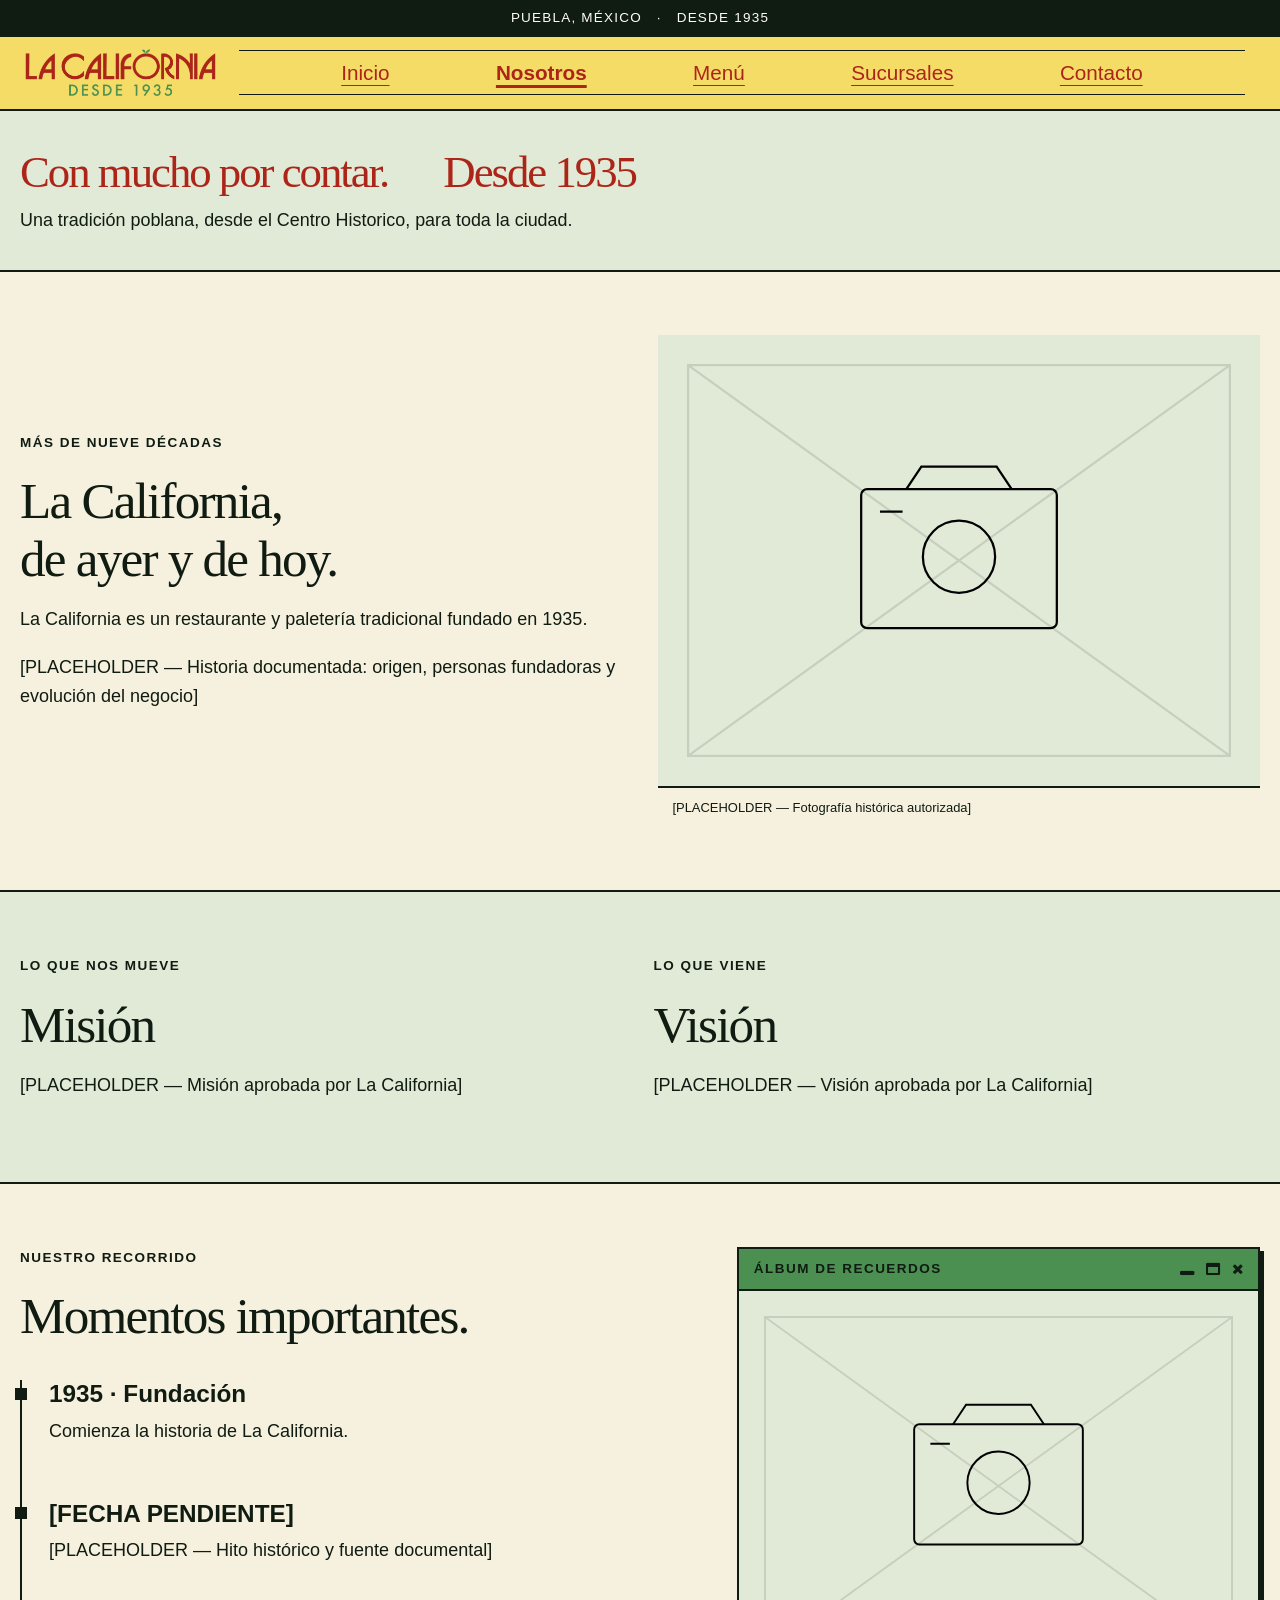
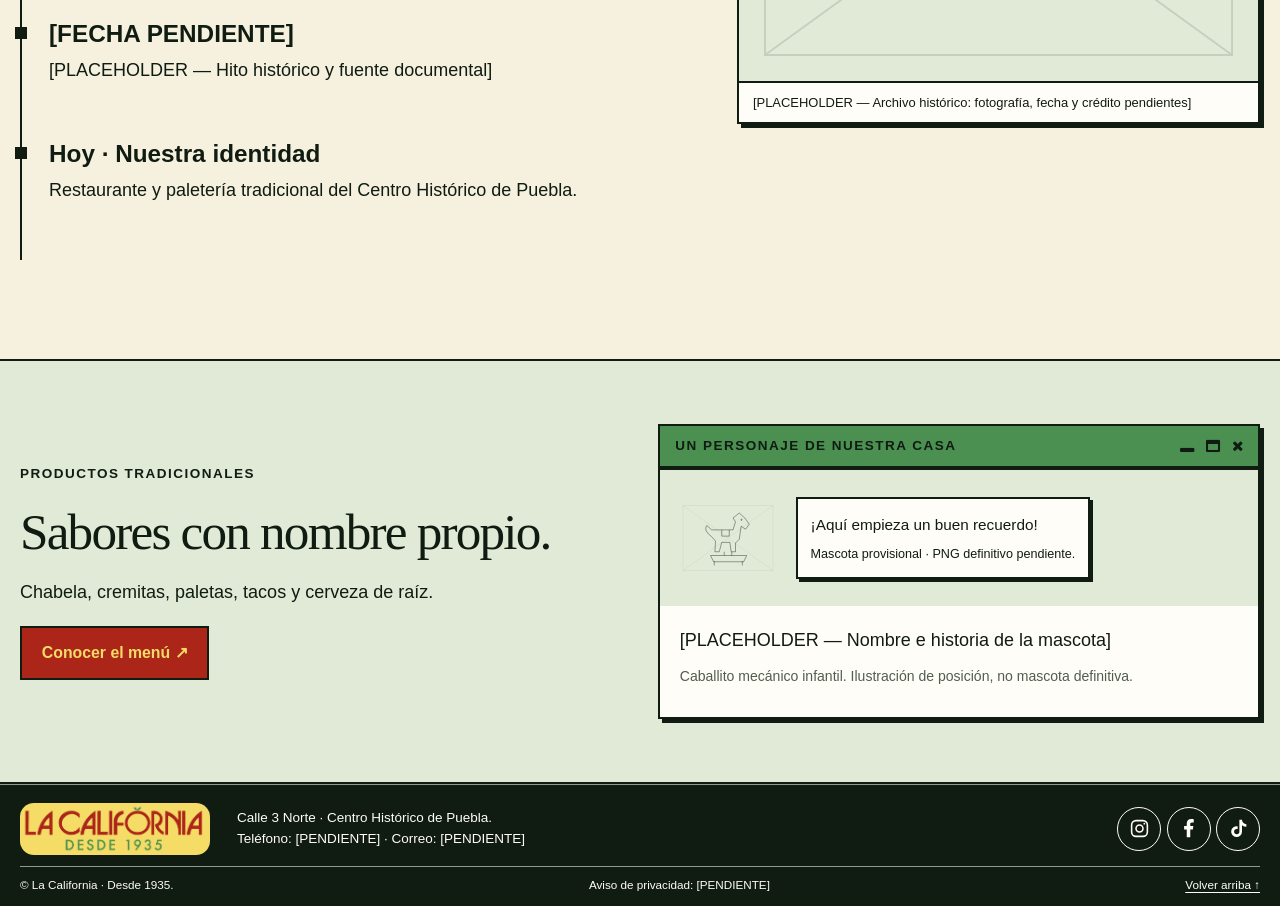
<file: nosotros/index.html>
<!doctype html>
<html lang="es-MX">

<head>
  <meta charset="utf-8">
  <meta name="viewport" content="width=device-width,initial-scale=1">
  <title>Nuestra historia | La California</title>
  <meta name="description" content="La California, restaurante y paletería de Puebla fundada en 1935. Historia, identidad y productos tradicionales.">
  <link rel="stylesheet" href="../css/base.css">
  <link rel="stylesheet" href="../css/brand.css">
  <link id="theme" rel="stylesheet" href="../css/theme-retro.css">
  <script src="../js/main.js" defer></script>
  <script type="application/ld+json">
    {
      "@context": "https://schema.org",
      "@type": "Restaurant",
      "name": "La California",
      "foundingDate": "1935",
      "description": "Restaurante y paletería tradicional del Centro Histórico de Puebla, en calle 3 Norte."
    }
  </script>
  <link rel="stylesheet" href="../css/footer.css">
  <link rel="stylesheet" href="https://cdnjs.cloudflare.com/ajax/libs/font-awesome/4.7.0/css/font-awesome.min.css">
</head>

<body>
  <a class="skip" href="#contenido">Saltar al contenido</a>
  <div class="topline">PUEBLA, MÉXICO &nbsp; · &nbsp; DESDE 1935</div>

  <header class="cabecera">
    <div class="contenedor barra" >
      <a class="marca" href="../" aria-label="La California, Inicio"><img src="../images/marca/main-logo.jpg" alt="La California, desde 1935" width="12\80" height="416"></a>
      <button class="nav-toggle" aria-expanded="false" aria-controls="navegacion" hidden>Secciones <span aria-hidden="true">＋</span></button>
      <nav class="nav" id="navegacion" aria-label="Navegación principal">
        <a href="../">Inicio</a>
        <a href="./" aria-current="page">Nosotros</a>
        <a href="../menu/index.html">Menú</a>
        <a href="../sucursales/index.html">Sucursales</a>
        <a href="../contacto/index.html">Contacto</a>
      </nav>
    </div>
  </header>

  <!-- <div class="contenedor demo" hidden>
    <label for="tema">Vista de demostración</label>
    <select id="tema">
      <option value="retro">Retro</option>
      <option value="modern">Moderno</option>
    </select>
    <span id="theme-status" role="status"></span>
  </div> -->

  <main id="contenido" tabindex="-1">
    <header class="page-head">
      <div class="contenedor page-head-grid">
        <div class="page-head-copy">
          <h1>Con mucho por contar. &nbsp; &nbsp; &nbsp;Desde 1935</h1>
          <p class="intro">Una tradición poblana, desde el Centro Historico, para toda la ciudad.</p>
        </div>
        <!-- <figure class="page-head-mascot">
          <img src="../images/mascota/carlitos saludo.png" alt="Espacio para la mascota de La California" width="800" height="600">
        </figure> -->
      </div>
    </header>

    <section class="seccion">
      <div class="contenedor split">
        <div>
          <p class="eyebrow">Más de nueve décadas</p>
          <h2>La California,<br>de ayer y de hoy.</h2>
          <p>La California es un restaurante y paletería tradicional fundado en 1935.</p>
          <p>[PLACEHOLDER — Historia documentada: origen, personas fundadoras y evolución del negocio]</p>
        </div>
        <figure class="image-frame">
          <img src="../images/placeholders/foto.svg" alt="" width="800" height="600" loading="lazy">
          <figcaption>[PLACEHOLDER — Fotografía histórica autorizada]</figcaption>
        </figure>
        
      </div>
    </section>

    <section class="seccion location">
      <div class="contenedor two-col">
        <article>
          <p class="eyebrow">Lo que nos mueve</p>
          <h2>Misión</h2>
          <p>[PLACEHOLDER — Misión aprobada por La California]</p>
        </article>
        <article>
          <p class="eyebrow">Lo que viene</p>
          <h2>Visión</h2>
          <p>[PLACEHOLDER — Visión aprobada por La California]</p>
        </article>
      </div>
    </section>

    <section class="seccion">
      <div class="contenedor contact-grid">
        <div>
          <p class="eyebrow">Nuestro recorrido</p>
          <h2>Momentos importantes.</h2>
          <ol class="timeline">
            <li>
              <h3>1935 · Fundación</h3>
              <p>Comienza la historia de La California.</p>
            </li>
            <li>
              <h3>[FECHA PENDIENTE]</h3>
              <p>[PLACEHOLDER — Hito histórico y fuente documental]</p>
            </li>
            <li>
              <h3>[FECHA PENDIENTE]</h3>
              <p>[PLACEHOLDER — Hito histórico y fuente documental]</p>
            </li>
            <li>
              <h3>Hoy · Nuestra identidad</h3>
              <p>Restaurante y paletería tradicional del Centro Histórico de Puebla.</p>
            </li>
          </ol>
        </div>
        <aside class="window">
          <p class="bar-title"><span>Álbum de recuerdos</span><span class="window-icons" aria-hidden="true"><i class="fa fa-window-minimize"></i><i class="fa fa-window-maximize"></i><i class="fa fa-times"></i></span></p>
          <figure class="image-frame">
            <img src="../images/placeholders/foto.svg" alt="" width="800" height="600" loading="lazy">
            <figcaption>[PLACEHOLDER — Archivo histórico: fotografía, fecha y crédito pendientes]</figcaption>
          </figure>
        </aside>
      </div>
    </section>

    <section class="seccion location">
      <div class="contenedor split">
        <div>
          <p class="eyebrow">Productos tradicionales</p>
          <h2>Sabores con nombre propio.</h2>
          <p>Chabela, cremitas, paletas, tacos y cerveza de raíz.</p>
          <a class="boton" href="../menu/">Conocer el menú ↗</a>
        </div>
        <div class="window">
          <p class="bar-title"><span>Un personaje de nuestra casa</span><span class="window-icons" aria-hidden="true"><i class="fa fa-window-minimize"></i><i class="fa fa-window-maximize"></i><i class="fa fa-times"></i></span></p>
          <div class="mascot">
            <img src="../images/mascota/caballito-provisional.svg" width="100" height="100" alt="Boceto provisional de un caballito mecánico infantil" loading="lazy">
            <p class="bubble">¡Aquí empieza un buen recuerdo!<small>Mascota provisional · PNG definitivo pendiente.</small></p>
          </div>
          <div class="product-body">
            <p>[PLACEHOLDER — Nombre e historia de la mascota]</p>
            <p class="caption">Caballito mecánico infantil. Ilustración de posición, no mascota definitiva.</p>
          </div>
        </div>
      </div>
    </section>
  </main>

  <footer class="footer footer-compact">
    <div class="contenedor">
      <div class="footer-content">
        <a class="footer-logo" href="../index.html" aria-label="La California, Inicio">
          <img src="../images/marca/main-logo.jpg" alt="La California, desde 1935" width="813" height="223" loading="lazy">
        </a>
        <div class="footer-contact">
          <p>Calle 3 Norte · Centro Histórico de Puebla.</p>
          <p>Teléfono: [PENDIENTE] · Correo: [PENDIENTE]</p>
        </div>
        <div class="footer-socials" role="group" aria-label="Redes sociales">
          <!-- Para activar cada red, añade href="URL_OFICIAL" y elimina aria-disabled="true". -->
          <a class="social-icon" role="link" aria-disabled="true" aria-label="Instagram" title="Instagram">
            <svg viewBox="0 0 24 24" fill="none" stroke="currentColor" stroke-width="1.8" aria-hidden="true" focusable="false">
              <rect x="3" y="3" width="18" height="18" rx="5"/>
              <circle cx="12" cy="12" r="4"/>
              <circle cx="17.5" cy="6.5" r="1" fill="currentColor" stroke="none"/>
            </svg>
          </a>
          <a class="social-icon" role="link" aria-disabled="true" aria-label="Facebook" title="Facebook">
            <svg viewBox="0 0 24 24" fill="currentColor" aria-hidden="true" focusable="false">
              <path d="M14 22v-9h3l.5-4H14V7c0-1.2.4-2 2-2h2V1.4C17.3 1.2 16.3 1 15 1c-3.2 0-5 1.9-5 5.4V9H7v4h3v9z"/>
            </svg>
          </a>
          <a class="social-icon" role="link" aria-disabled="true" aria-label="TikTok" title="TikTok">
            <svg viewBox="0 0 24 24" fill="currentColor" aria-hidden="true" focusable="false">
              <path d="M16 2h-3v13.5a3 3 0 1 1-3-3c.3 0 .7.1 1 .2V9.5a6.2 6.2 0 1 0 5 6V8.2A8.4 8.4 0 0 0 21 10V7a5 5 0 0 1-5-5z"/>
            </svg>
          </a>
        </div>
      </div>
      <div class="footer-bottom">
        <p>© La California · Desde 1935.</p>
        <p>Aviso de privacidad: [PENDIENTE]</p>
        <a href="#contenido">Volver arriba ↑</a>
      </div>
    </div>
  </footer>
</body>

</html>
</file>
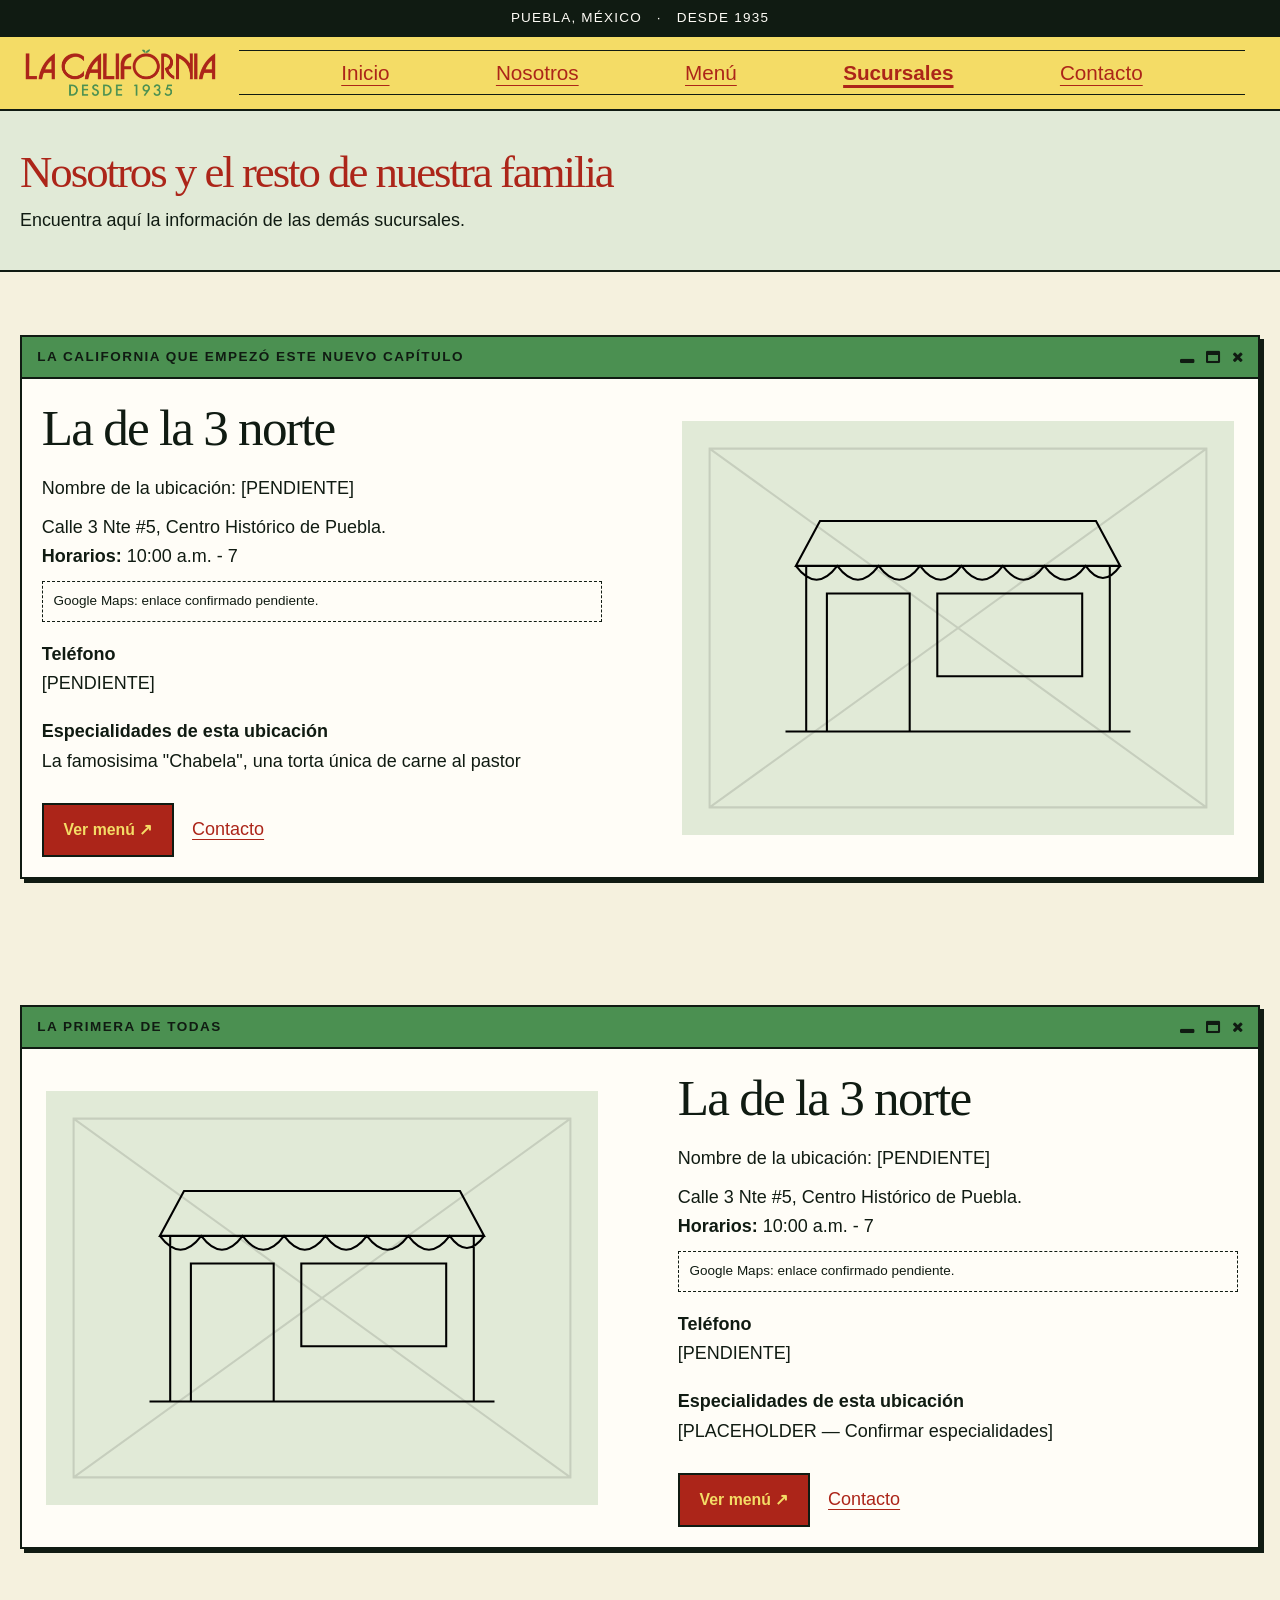
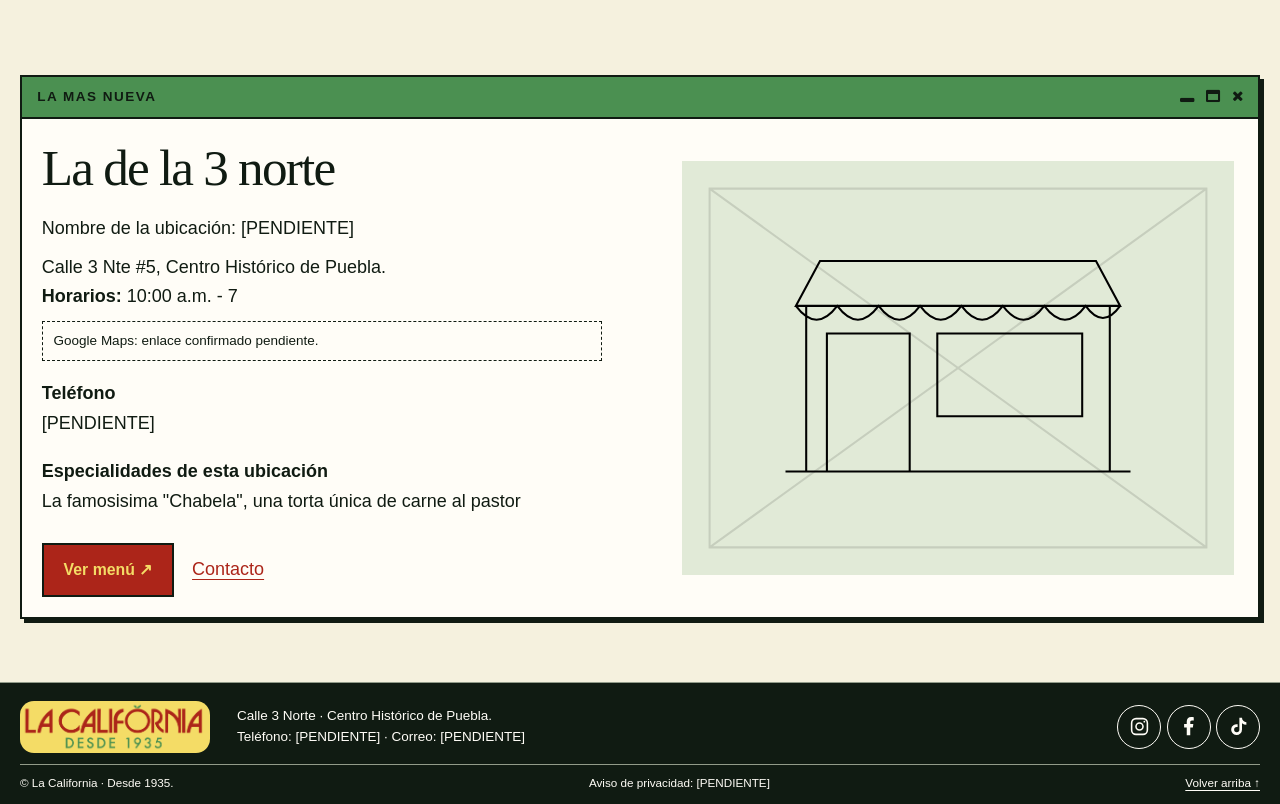
<file: sucursales/index.html>
<!doctype html>
<html lang="es-MX">

<head>
  <meta charset="utf-8">
  <meta name="viewport" content="width=device-width,initial-scale=1">
  <title>Dónde encontrarnos | La California</title>
  <meta name="description" content="Encuentra La California en calle 3 Norte, Centro Histórico de Puebla. Dirección completa, horarios y contacto pendientes de confirmar.">
  <link rel="stylesheet" href="../css/base.css">
  <link rel="stylesheet" href="../css/brand.css">
  <link id="theme" rel="stylesheet" href="../css/theme-retro.css">
  <script src="../js/main.js" defer></script>
  <script type="application/ld+json">
    {
      "@context": "https://schema.org",
      "@type": "Restaurant",
      "name": "La California",
      "foundingDate": "1935",
      "description": "Restaurante y paletería tradicional del Centro Histórico de Puebla, en calle 3 Norte."
    }
  </script>
  <link rel="stylesheet" href="../css/footer.css">
  <link rel="stylesheet" href="https://cdnjs.cloudflare.com/ajax/libs/font-awesome/4.7.0/css/font-awesome.min.css">
</head>

<body class="page-sucursales">
  <a class="skip" href="#contenido">Saltar al contenido</a>
  <div class="topline">PUEBLA, MÉXICO &nbsp; · &nbsp; DESDE 1935</div>

  <header class="cabecera">
    <div class="contenedor barra">
      <a class="marca" href="../" aria-label="La California, Inicio"><img src="../images/marca/main-logo.jpg" alt="La California, desde 1935" width="813" height="223"></a>
      <button class="nav-toggle" type="button" aria-label="Menú de navegación" aria-expanded="false" aria-controls="navegacion" hidden><span class="nav-toggle-icon" aria-hidden="true"></span></button>
      <nav class="nav" id="navegacion" aria-label="Navegación principal">
        <a href="../">Inicio</a>
        <a href="../nosotros/">Nosotros</a>
        <a href="../menu/">Menú</a>
        <a href="./" aria-current="page">Sucursales</a>
        <a href="../contacto/">Contacto</a>
      </nav>
      <!-- <a class="boton header-cta" href="../menu/">Ver Carta <span aria-hidden="true">↗</span></a> -->
    </div>
  </header>

  <!-- <div class="contenedor demo" hidden>
    <label for="tema">Vista de demostración</label>
    <select id="tema">
      <option value="retro">Retro</option>
      <option value="modern">Moderno</option>
    </select>
    <span id="theme-status" role="status"></span>
  </div> -->

  <main id="contenido" tabindex="-1">
    <header class="page-head">
      <div class="contenedor page-head-grid">
        <div class="page-head-copy">
          <h1>Nosotros y el resto de nuestra familia </h1>
          <p class="intro">Encuentra aquí la información de las demás sucursales.</p>
        </div>
        <!-- <figure class="page-head-mascot">
          <img src="../images/mascota/carlitos sentado (2).png" alt="Espacio para la mascota de La California" width="800" height="600">
        </figure> -->
      </div>
    </header>

    <section class="seccion">
      <div class="contenedor">
        <article class="window">
          <p class="bar-title"><span>La California que empezó este nuevo capítulo</span><span class="window-icons" aria-hidden="true"><i class="fa fa-window-minimize"></i><i class="fa fa-window-maximize"></i><i class="fa fa-times"></i></span></p>
          <div class="split">
            <div class="product-body">
              <h2>La de la 3 norte</h2>
              <p>Nombre de la ubicación: [PENDIENTE]</p>
              <address>Calle 3 Nte #5, Centro Histórico de Puebla.<br></address>
              <p><strong>Horarios:</strong> 10:00 a.m. - 7</p>
              <p class="pending">Google Maps: enlace confirmado pendiente.</p>
              <dl>
                <dt>Teléfono</dt>
                <dd>[PENDIENTE]</dd>
                <dt>Especialidades de esta ubicación</dt>
                <dd>La famosisima "Chabela", una torta única de carne al pastor</dd>
              </dl>
              <div class="acciones">
                <a class="boton" href="../menu/">Ver menú ↗</a>
                <a href="../contacto/">Contacto</a>
              </div>
            </div>
            <figure class="image-frame">
              <img src="../images/placeholders/local.svg" alt="" width="800" height="600" loading="lazy">
            </figure>
          </div>
        </article>
      </div>
    </section>

    <section class="seccion">
      <div class="contenedor">
        <article class="window">
          <p class="bar-title"><span>La primera de todas</span><span class="window-icons" aria-hidden="true"><i class="fa fa-window-minimize"></i><i class="fa fa-window-maximize"></i><i class="fa fa-times"></i></span></p>
          <div class="split">
            <figure class="image-frame">
              <img src="../images/placeholders/local.svg" alt="" width="800" height="600" loading="lazy">
            </figure>
            <div class="product-body">
              <h2>La de la 3 norte</h2>
              <p>Nombre de la ubicación: [PENDIENTE]</p>
              <address>Calle 3 Nte #5, Centro Histórico de Puebla.<br></address>
              <p><strong>Horarios:</strong> 10:00 a.m. - 7</p>
              <p class="pending">Google Maps: enlace confirmado pendiente.</p>
              <dl>
                <dt>Teléfono</dt>
                <dd>[PENDIENTE]</dd>
                <dt>Especialidades de esta ubicación</dt>
                <dd>[PLACEHOLDER — Confirmar especialidades]</dd>
              </dl>
              <div class="acciones">
                <a class="boton" href="../menu/">Ver menú ↗</a>
                <a href="../contacto/">Contacto</a>
              </div>
            </div>

          </div>
        </article>
      </div>
    </section>
  </main>

      <section class="seccion">
      <div class="contenedor">
        <article class="window">
          <p class="bar-title"><span>La mas nueva</span><span class="window-icons" aria-hidden="true"><i class="fa fa-window-minimize"></i><i class="fa fa-window-maximize"></i><i class="fa fa-times"></i></span></p>
          <div class="split">
            <div class="product-body">
              <h2>La de la 3 norte</h2>
              <p>Nombre de la ubicación: [PENDIENTE]</p>
              <address>Calle 3 Nte #5, Centro Histórico de Puebla.<br></address>
              <p><strong>Horarios:</strong> 10:00 a.m. - 7</p>
              <p class="pending">Google Maps: enlace confirmado pendiente.</p>
              <dl>
                <dt>Teléfono</dt>
                <dd>[PENDIENTE]</dd>
                <dt>Especialidades de esta ubicación</dt>
                <dd>La famosisima "Chabela", una torta única de carne al pastor</dd>
              </dl>
              <div class="acciones">
                <a class="boton" href="../menu/">Ver menú ↗</a>
                <a href="../contacto/">Contacto</a>
              </div>
            </div>
            <figure class="image-frame">
              <img src="../images/placeholders/local.svg" alt="" width="800" height="600" loading="lazy">
            </figure>
          </div>
        </article>
      </div>
    </section>

  <footer class="footer footer-compact">
    <div class="contenedor">
      <div class="footer-content">
        <a class="footer-logo" href="../index.html" aria-label="La California, Inicio">
          <img src="../images/marca/main-logo.jpg" alt="La California, desde 1935" width="813" height="223" loading="lazy">
        </a>
        <div class="footer-contact">
          <p>Calle 3 Norte · Centro Histórico de Puebla.</p>
          <p>Teléfono: [PENDIENTE] · Correo: [PENDIENTE]</p>
        </div>
        <div class="footer-socials" role="group" aria-label="Redes sociales">
          <!-- Para activar cada red, añade href="URL_OFICIAL" y elimina aria-disabled="true". -->
          <a class="social-icon" role="link" aria-disabled="true" aria-label="Instagram" title="Instagram">
            <svg viewBox="0 0 24 24" fill="none" stroke="currentColor" stroke-width="1.8" aria-hidden="true" focusable="false">
              <rect x="3" y="3" width="18" height="18" rx="5"/>
              <circle cx="12" cy="12" r="4"/>
              <circle cx="17.5" cy="6.5" r="1" fill="currentColor" stroke="none"/>
            </svg>
          </a>
          <a class="social-icon" role="link" aria-disabled="true" aria-label="Facebook" title="Facebook">
            <svg viewBox="0 0 24 24" fill="currentColor" aria-hidden="true" focusable="false">
              <path d="M14 22v-9h3l.5-4H14V7c0-1.2.4-2 2-2h2V1.4C17.3 1.2 16.3 1 15 1c-3.2 0-5 1.9-5 5.4V9H7v4h3v9z"/>
            </svg>
          </a>
          <a class="social-icon" role="link" aria-disabled="true" aria-label="TikTok" title="TikTok">
            <svg viewBox="0 0 24 24" fill="currentColor" aria-hidden="true" focusable="false">
              <path d="M16 2h-3v13.5a3 3 0 1 1-3-3c.3 0 .7.1 1 .2V9.5a6.2 6.2 0 1 0 5 6V8.2A8.4 8.4 0 0 0 21 10V7a5 5 0 0 1-5-5z"/>
            </svg>
          </a>
        </div>
      </div>
      <div class="footer-bottom">
        <p>© La California · Desde 1935.</p>
        <p>Aviso de privacidad: [PENDIENTE]</p>
        <a href="#contenido">Volver arriba ↑</a>
      </div>
    </div>
  </footer>
</body>

</html>
</file>
<file: archivo-inicial/css/base.css>
/* 1. Variables, normalización y estilos compartidos. */
:root {
  --fondo: #faf7ef;
  --suave: #efeadd;
  --tinta: #253c30;
  --secundario: #61695c;
  --acento: #ad482c;
  --linea: #d9dacb;
  --ancho: 1160px;
}
* { box-sizing: border-box; }
html { scroll-behavior: smooth; scroll-padding-top: 110px; }
body { margin: 0; color: var(--tinta); background: var(--fondo); font-family: Arial, Helvetica, sans-serif; line-height: 1.65; }
h1, h2, h3, p { margin-top: 0; }
h1, h2, h3 { line-height: 1.12; }
h1, h2 { font-family: Georgia, 'Times New Roman', serif; font-weight: 400; letter-spacing: -.045em; }
h1 { font-size: clamp(3.3rem, 6.5vw, 5.7rem); margin-bottom: 25px; }
h2 { font-size: clamp(2.3rem, 4vw, 3.5rem); margin-bottom: 28px; }
h3 { font-size: 1.3rem; }
a { color: inherit; text-underline-offset: 5px; }
button { font: inherit; cursor: pointer; }
button, a { -webkit-tap-highlight-color: transparent; }
:focus-visible { outline: 3px solid var(--acento); outline-offset: 5px; }
[hidden] { display: none !important; }
.contenedor { width: min(var(--ancho), calc(100% - 64px)); margin-inline: auto; }
.seccion { padding-block: 90px; }
.etiqueta { font-size: .72rem; font-weight: 700; letter-spacing: .15em; margin-bottom: 22px; }
.nota { color: var(--secundario); font-size: .85rem; }
.enlace { font-weight: 700; }
.boton { display: inline-flex; gap: 32px; align-items: center; padding: 15px 23px; background: var(--tinta); color: var(--fondo); text-decoration: none; border-radius: 3px; }
.boton:hover { background: var(--acento); }
.saltar-contenido { position: fixed; top: -100px; left: 20px; padding: 12px; background: var(--fondo); z-index: 20; }
.saltar-contenido:focus { top: 12px; }
.solo-lectores { position: absolute; width: 1px; height: 1px; padding: 0; margin: -1px; overflow: hidden; clip-path: inset(50%); white-space: nowrap; }
@media (prefers-reduced-motion: reduce) { html { scroll-behavior: auto; } }
</file>
<file: archivo-inicial/css/estilos.css>
/* 2. Diseño de navegación y secciones. */
.cabecera { position: sticky; top: 0; z-index: 10; background: var(--fondo); border-bottom: 1px solid var(--linea); }
.barra { display: flex; align-items: center; justify-content: space-between; gap: 24px; min-height: 100px; }
.marca { display: block; width: clamp(160px, 22vw, 260px); max-width: 100%; flex-shrink: 0; text-decoration: none; }
.marca img { display: block; width: 100%; height: auto; object-fit: contain; }
nav { display: flex; gap: 25px; }
nav a { font-size: .85rem; text-decoration: none; padding-block: 8px; border-bottom: 2px solid transparent; }
nav a:hover, nav a[aria-current] { border-color: var(--acento); color: var(--acento); }
.boton-menu { background: transparent; color: var(--tinta); border: 1px solid var(--linea); padding: 8px 12px; border-radius: 3px; }
.portada { padding-block: 65px; border-bottom: 1px solid var(--linea); }
.portada-grid { display: grid; grid-template-columns: 1.15fr 1fr; align-items: center; gap: 60px; }
.introduccion { max-width: 420px; color: var(--secundario); font-size: 1.05rem; }
.acciones { display: flex; gap: 25px; align-items: center; flex-wrap: wrap; margin-top: 32px; font-size: .85rem; }
.arte-portada { min-height: 440px; position: relative; display: grid; place-items: center; background: #dfdfc5; border-radius: 48% 48% 3px 3px; overflow: hidden; }
.plato { width: 76%; aspect-ratio: 1; padding: 13%; background: #f8f3de; border-radius: 50%; box-shadow: 12px 20px 30px #253c3026, inset 0 0 0 14px #eee7cf; transform: rotate(-18deg); }
.comida { height: 100%; border-radius: 50%; background: #a94a2e; display: flex; flex-wrap: wrap; align-items: center; justify-content: center; gap: 5%; padding: 14%; }
.comida i { display: block; width: 35%; height: 30%; border-radius: 80% 10% 80% 10%; background: #66774b; box-shadow: 3px 4px 0 #763a27; }
.comida i:nth-child(even) { background: #f1c875; transform: rotate(60deg); }
.sello { position: absolute; top: 30px; right: 22px; z-index: 1; padding: 19px 12px; border-radius: 50%; background: var(--acento); color: var(--fondo); text-align: center; font-size: .65rem; letter-spacing: .13em; transform: rotate(12deg); }
.leyenda-arte { position: absolute; bottom: 18px; font-family: Georgia, serif; font-style: italic; }
.nosotros-grid, .contacto-grid { display: grid; grid-template-columns: 1fr 1fr; gap: 80px; }
.texto-nosotros { padding-top: 35px; color: var(--secundario); }
.fondo-suave { background: var(--suave); }
.encabezado-seccion { display: flex; align-items: end; justify-content: space-between; gap: 30px; }
.encabezado-seccion > p { color: var(--secundario); font-size: .85rem; }
.filtros { display: flex; flex-wrap: wrap; gap: 10px; margin: 10px 0 30px; }
.filtros button { border: 1px solid #9b9f8e; border-radius: 30px; padding: 8px 20px; background: transparent; color: var(--tinta); font-size: .85rem; }
.filtros button[aria-pressed="true"], .filtros button:hover { background: var(--tinta); color: var(--fondo); }
.platillos { display: grid; grid-template-columns: repeat(3, 1fr); gap: 20px; }
.tarjeta-platillo { display: flex; flex-direction: column; background: var(--fondo); border: 1px solid var(--linea); padding: 30px; }
.numero { font-family: Georgia, serif; font-size: 3.5rem; color: var(--acento); line-height: 1; margin-bottom: 35px; }
.tarjeta-platillo .etiqueta { font-size: .6rem; margin-bottom: 12px; }
.tarjeta-platillo > p:not(.etiqueta) { color: var(--secundario); font-size: .9rem; }
.precio { margin-top: auto; padding-top: 20px; font-size: 1.4rem; font-family: Georgia, serif; }
.precio small { font-family: Arial, sans-serif; font-size: .65rem; }
.contacto { color: var(--fondo); background: var(--tinta); }
.contacto .etiqueta { color: #d8be86; }
.datos-contacto > div { padding: 18px 0; border-bottom: 1px solid #ffffff30; }
.datos-contacto h3 { font-size: .85rem; margin-bottom: 6px; }
.datos-contacto p { margin-bottom: 0; color: #dddccd; }
.sucursales-grid { display: grid; grid-template-columns: 1fr 1fr; gap: 30px; margin-top: 40px; }
.tarjeta-sucursal { padding: 35px; border: 1px solid var(--linea); }
.tarjeta-sucursal h3 { margin-top: 16px; }
address { font-style: normal; color: var(--secundario); margin-bottom: 20px; }
.invitacion { display: flex; flex-direction: column; justify-content: center; align-items: center; text-align: center; background: #ead8c2; padding: 35px; }
.invitacion span { font-size: 4rem; color: var(--acento); line-height: 1; }
.invitacion p { margin: 20px 0 0; font-size: 2rem; line-height: 1.2; font-family: Georgia, serif; }
.pie { padding-block: 30px; border-top: 1px solid var(--linea); }
.pie .contenedor { display: flex; align-items: center; justify-content: space-between; gap: 25px; }
.pie p, .pie > div > a:last-child { margin: 0; font-size: .75rem; }
</file>
<file: archivo-inicial/css/responsive.css>
/* 3. Adaptaciones para tabletas y teléfonos. */
@media (max-width: 960px) {
  .barra { flex-wrap: wrap; padding-block: 18px; gap: 12px; }
  nav { gap: 18px; }
  .portada-grid { gap: 30px; }
  .arte-portada { min-height: 360px; }
  .nosotros-grid, .contacto-grid { gap: 35px; }
  .encabezado-seccion { display: block; }
  .tarjeta-platillo { padding: 22px; }
  .pie .contenedor { flex-wrap: wrap; }
}
@media (max-width: 700px) {
  html { scroll-padding-top: 140px; }
  .contenedor { width: calc(100% - 36px); }
  .seccion { padding-block: 55px; }
  .boton-menu:not([hidden]) { display: block; font-size: .75rem; }
  nav { width: 100%; flex-wrap: wrap; gap: 8px 20px; }
  .portada-grid, .nosotros-grid, .contacto-grid, .sucursales-grid, .platillos { grid-template-columns: 1fr; }
  .arte-portada { width: 100%; max-width: 430px; min-height: 340px; margin-inline: auto; }
  .plato { max-width: 290px; }
  .texto-nosotros { padding-top: 0; }
  .nosotros-grid, .contacto-grid { gap: 15px; }
  .numero { margin-bottom: 20px; }
  .tarjeta-platillo { padding: 28px; }
  .pie .contenedor { flex-direction: column; align-items: flex-start; gap: 14px; }
}
</file>
<file: css/footer.css>
/* Pie compartido por todas las páginas. */
.footer.footer-compact {
  padding: 1rem 0 .65rem;
  border-top: 1px solid var(--linea, #929b89);
  background: var(--texto, #101b12);
  color: var(--superficie, #fffdf7);
}

.footer-compact .footer-content {
  display: grid;
  grid-template-columns: minmax(0, 1fr) auto;
  align-items: center;
  gap: .75rem 1rem;
}

.footer-compact .footer-logo {
  display: block;
  width: min(100%, 190px);
}

.footer-compact .footer-logo img {
  display: block;
  width: 100%;
  height: auto;
  border-radius: 14px;
}

.footer-compact .footer-contact {
  grid-column: 1 / -1;
  grid-row: 2;
  font-size: .75rem;
  line-height: 1.5;
}

.footer-compact .footer-contact p {
  margin: 0;
  font-size: inherit;
}

.footer-compact .footer-socials {
  display: flex;
  gap: .3rem;
  align-items: center;
}

.footer-compact .social-icon {
  display: inline-flex;
  align-items: center;
  justify-content: center;
  flex: none;
  width: 44px;
  height: 44px;
  border: 1px solid currentColor;
  border-radius: 50%;
  color: inherit;
  text-decoration: none;
}

.footer-compact .social-icon svg {
  display: block;
  width: 21px;
  height: 21px;
}

.footer-compact .social-icon[href]:hover {
  background: var(--california-yellow, #F4DC66);
  color: var(--california-red, #AC2519);
}

.footer-compact .footer-bottom {
  display: flex;
  flex-wrap: wrap;
  justify-content: space-between;
  align-items: center;
  gap: .35rem 1rem;
  margin-top: .65rem;
  padding-top: .5rem;
  border-top: 1px solid var(--linea, #929b89);
  font-size: .65rem;
  line-height: 1.5;
}

.footer-compact .footer-bottom p {
  margin: 0;
  font-size: inherit;
}

.footer-compact a {
  color: inherit;
}

.footer-compact :focus-visible {
  outline: 2px solid var(--california-yellow, #F4DC66);
  outline-offset: 4px;
}

@media (min-width: 42rem) {
  .footer-compact .footer-content {
    grid-template-columns: minmax(140px, 190px) minmax(0, 1fr) auto;
    gap: 1.5rem;
  }

  .footer-compact .footer-contact {
    grid-column: 2;
    grid-row: 1;
  }
}
</file>
<file: css/base.css>
/* Compartido: mobile-first. Los minmax(0,1fr) permiten zoom y textos largos. */
* {
  box-sizing: border-box;
}

html {
  font-size: 112.5%;
  scroll-padding-top: 1rem;
}

body {
  margin: 0;
  background: var(--fondo);
  color: var(--texto);
  font-family: var(--font-body);
  line-height: 1.65;
  overflow-wrap: anywhere;
}

h1,
h2,
h3,
p,
figure {
  margin: 0 0 1rem;
}

h1,
h2,
h3 {
  line-height: 1.12;
}

h1,
h2 {
  font-family: var(--font-display);
  font-weight: 400;
}

h1 {
  color: var(--california-red);
  font-size: clamp(2.65rem, 6vw, 5.1rem);
  letter-spacing: -.045em;
}

.accent {
  color: var(--california-green);
}

h2 {
  font-size: clamp(2rem, 4vw, 3.25rem);
  letter-spacing: -.035em;
}

h3 {
  font-family: var(--font-title);
  font-size: 1.35rem;
}

a {
  color: var(--enlace);
  text-underline-offset: .22em;
  text-decoration-thickness: 1px;
}

a:hover {
  text-decoration-thickness: 3px;
}

button,
select {
  font: inherit;
  color: inherit;
}

button,
a,
select {
  touch-action: manipulation;
}

button {
  cursor: pointer;
}

img {
  display: block;
  width: 100%;
  height: auto;
}

a,
button,
select {
  max-width: 100%;
}

:focus-visible {
  outline: 3px solid var(--texto);
  outline-offset: 5px;
}

[hidden] {
  display: none !important;
}

.contenedor {
  width: min(var(--ancho), calc(100% - 2rem));
  margin-inline: auto;
}

.seccion {
  padding-block: var(--espacio);
}

.eyebrow,
.bar-title {
  font-family: var(--font-title);
  font-weight: 700;
  letter-spacing: .11em;
  font-size: .75rem;
  text-transform: uppercase;
}

.muted,
.caption {
  color: var(--texto-secundario);
}

.caption {
  font-size: .78rem;
  margin: .5rem 0 0;
}

.intro {
  font-size: 1.1rem;
  max-width: 37rem;
}

.skip {
  position: absolute;
  left: 1rem;
  top: -10rem;
  z-index: 10;
  background: var(--superficie);
  padding: .7rem;
}

.skip:focus {
  top: 1rem;
}

.topline {
  background: var(--texto);
  color: var(--superficie);
  text-align: center;
  font-size: .75rem;
  padding: .4rem 1rem;
  letter-spacing: .09em;
}

.cabecera {
  --header-height: clamp(52px, 30.5vw - 49px, 64px);
  --header-logo-height: calc(var(--header-height) * .9);
  --header-control-height: max(44px, calc(var(--header-logo-height) * .8));
  position: sticky;
  top: 0;
  z-index: 100;
  border-bottom: var(--borde);
  background: var(--california-yellow);
  transition: transform var(--duracion) ease;
}

.cabecera.is-hidden {
  transform: translateY(-100%);
}

.cabecera:focus-within {
  transform: translateY(0);
}

.barra {
  display: grid;
  grid-template-columns: minmax(0, 1fr) auto var(--header-control-height);
  align-items: center;
  column-gap: 8px;
  row-gap: 0;
  min-height: var(--header-height);
  padding-block: calc(var(--header-height) * .05);
  width: min(var(--ancho), calc(100% - 24px));
}

.marca {
  display: block;
  text-decoration: none;
  color: var(--texto);
  line-height: 1.05;
  font-family: var(--font-display);
  font-weight: 700;
  font-size: 1.65rem;
  letter-spacing: -.06em;
}

.cabecera .marca {
  grid-column: 1;
  grid-row: 1;
  width: 100%;
  height: var(--header-logo-height);
  min-width: 0;
  margin: 0;
}

.cabecera .marca img {
  display: block;
  width: 100%;
  height: 100%;
  object-fit: contain;
  object-position: left center;
}

.marca small {
  display: block;
  font-family: var(--font-body);
  font-size: .57rem;
  letter-spacing: .15em;
  margin-top: .5rem;
  text-transform: uppercase;
}

.nav {
  display: flex;
  flex-wrap: wrap;
  gap: .25rem .7rem;
  width: 100%;
  align-items: center;
}

.nav a {
  padding: .6rem .25rem;
  font-size: 1.4rem;
  min-height: 44px;
}

.nav a[aria-current] {
  font-weight: 700;
  text-decoration-thickness: 3px;
}

.boton,
.nav-toggle {
  display: inline-flex;
  align-items: center;
  justify-content: center;
  gap: 1rem;
  min-height: 48px;
  padding: .65rem 1.1rem;
  border: var(--borde);
  background: var(--boton-fondo);
  color: var(--boton-texto);
  font-weight: 700;
  font-size: .88rem;
  text-decoration: none;
  border-radius: var(--radio);
}

.boton:hover {
  transform: translateY(calc(-1 * var(--movimiento)));
  transition: transform var(--duracion);
}

.boton.secundario {
  background: var(--superficie);
  color: var(--texto);
}

.nav-toggle {
  background: var(--superficie);
  color: var(--texto);
  grid-column: 3;
  grid-row: 1;
  width: var(--header-control-height);
  height: var(--header-control-height);
  min-height: 44px;
  padding: .5rem;
  font-size: 0;
  line-height: 0;
  gap: 0;
}

.nav-toggle::before {
  content: '';
  display: block;
  flex: none;
  width: 22px;
  height: 2px;
  background: currentColor;
  box-shadow: 0 -7px 0 currentColor, 0 7px 0 currentColor;
}

.nav-toggle > span {
  display: none;
}

.cabecera .nav {
  grid-column: 1 / -1;
  grid-row: 2;
  max-height: 70dvh;
  overflow-y: auto;
}

/* Menú móvil: panel centrado, compacto y sin marcos interiores. */
.nav-open {
  overflow: hidden;
}

.nav-dialog {
  position: fixed;
  inset: 0;
  margin: auto;
  width: min(280px, calc(100% - 40px));
  max-height: calc(100dvh - 48px);
  padding: .5rem;
  border: var(--borde);
  border-radius: var(--radio);
  background: var(--superficie);
  color: var(--texto);
  box-shadow: 0 12px 36px #0003;
  overflow-y: auto;
}

.nav-dialog::backdrop {
  background: #0006;
}

.nav-dialog-close {
  position: absolute;
  top: .5rem;
  right: .5rem;
  z-index: 1;
  display: flex;
  align-items: center;
  justify-content: center;
  width: 44px;
  height: 44px;
  margin: 0;
  padding: 0;
  border: 0;
  background: transparent;
  color: inherit;
  font-size: 1.6rem;
}

.nav-dialog .nav[aria-label] {
  display: flex;
  flex-direction: column;
  align-items: stretch;
  gap: 0;
  width: 100%;
  padding: 0;
  border: 0;
  background: transparent;
}

.nav-dialog .nav a {
  display: flex;
  justify-content: center;
  align-items: center;
  width: 100%;
  min-height: 44px;
  padding: .3rem 44px;
  text-align: center;
}

.header-cta {
  grid-column: 2;
  grid-row: 1;
  justify-self: end;
  height: var(--header-control-height);
  min-height: 44px;
  gap: .25rem;
  padding: 0 .45rem;
  font-size: .75rem;
  white-space: nowrap;
}

.demo {
  display: flex;
  justify-content: flex-end;
  align-items: center;
  flex-wrap: wrap;
  gap: .5rem;
  padding-block: .6rem;
  font-size: .75rem;
}

.demo select {
  min-height: 44px;
  border: 1px solid var(--borde-color);
  background: var(--superficie);
  padding: .25rem .6rem;
}

.hero {
  padding-block: 1.5rem var(--espacio);
}

.hero-grid,
.split,
.contact-grid {
  display: grid;
  gap: 2rem;
  align-items: center;
}

.page-sucursales .seccion .split > .image-frame {
  padding-inline: clamp(12px, 2vw, 24px);
  min-width: 0;
}

.page-sucursales .seccion .split > .image-frame img {
  object-fit: contain;
}

@media (max-width: 41.99rem) {
  .page-sucursales .seccion .split > .product-body {
    order: -1;
  }

  .page-sucursales .seccion .split > .image-frame {
    order: 1;
    padding-bottom: 1rem;
  }
}

.hero-copy {
  container-type: inline-size;
  min-width: 0;
  padding-block: 1rem;
}

.hero-copy h1 {
  font-size: min(4rem, 11cqi);
  white-space: nowrap;
}

.hero-copy h1 em {
  font-weight: 400;
  font-style: italic;
}

.hero-scene {
  position: relative;
  isolation: isolate;
  width: 100%;
  max-width: 640px;
  min-width: 0;
  margin-inline: auto;
  padding-left: clamp(58px, 18%, 100px);
}

.hero-scene .hero-media {
  position: relative;
  z-index: 1;
}

.hero-scene .hero-mascot {
  position: absolute;
  left: 0;
  top: 50%;
  width: clamp(88px, 28%, 150px);
  margin: 0;
  transform: translateY(-50%) rotate(-8deg);
  pointer-events: none;
}

.hero-mascot img {
  width: 100%;
  height: auto;
  object-fit: contain;
}

@media (max-width: 41.99rem) {
  .hero-scene {
    --mascot-width: clamp(110px, 30vw, 150px);
    max-width: none;
    padding-left: 0;
    padding-top: calc(var(--mascot-width) * .62);
  }

  .hero-scene .hero-mascot {
    top: 0;
    left: 50%;
    width: var(--mascot-width);
    transform: translateX(-50%);
  }

  .hero-scene .hero-media {
    width: 100%;
  }
}

.acciones {
  display: flex;
  flex-wrap: wrap;
  align-items: center;
  gap: 1rem;
  margin-top: 1.5rem;
}

.acciones > a:not(.boton) {
  padding-block: .6rem;
}

.window {
  border: var(--borde);
  background: var(--superficie);
}

.bar-title {
  display: flex;
  justify-content: space-between;
  gap: 1rem;
  margin: 0;
  padding: .5rem .85rem;
  border-bottom: var(--borde);
  background: var(--rotulo);
}

.bar-title span:last-child {
  letter-spacing: 0;
}

.hero-announcement > span:first-child {
  font-size: clamp(1rem, 1.6vw, 1.3rem);
  line-height: 1.25;
  letter-spacing: .04em;
}

.bar-title .window-icons {
  display: inline-flex;
  align-items: center;
  gap: .65rem;
  flex-shrink: 0;
  font-size: .8rem;
}

.image-frame {
  margin: 0;
}

.image-frame img {
  aspect-ratio: 4/3;
  object-fit: cover;
  background: var(--suave);
}

.image-frame figcaption {
  padding: .5rem .8rem;
  font-size: .72rem;
  border-top: var(--borde);
}

.hero-media {
  min-width: 0;
}

.hero-media .image-frame img {
  padding: clamp(12px, 2vw, 24px);
  object-fit: contain;
  object-position: center;
}

.mascot {
  display: flex;
  align-items: center;
  gap: 1rem;
  padding: 1rem;
  border-top: var(--borde);
  background: var(--acento-suave);
}

.mascot img {
  width: 100px;
  height: 100px;
  flex: none;
}

.mascot p {
  margin: 0;
}

.bubble {
  border: var(--borde);
  padding: .7rem;
  background: var(--superficie);
  font-size: .85rem;
}

.bubble small {
  display: block;
  font-size: .7rem;
  margin-top: .35rem;
}

.pilares {
  background: var(--identidad);
  border-block: var(--borde);
}

.pilares .contenedor {
  display: grid;
}

.pilares p {
  padding: 1rem;
  text-align: center;
  margin: 0;
  font-family: var(--font-title);
  font-weight: 700;
}

.pilares p + p {
  border-top: var(--borde);
}

.section-head {
  display: flex;
  flex-wrap: wrap;
  align-items: end;
  justify-content: space-between;
  gap: 1rem;
  margin-bottom: 1.8rem;
}

.section-head h2 {
  margin-bottom: 0;
}

.section-head > a {
  padding: .6rem 0;
}

.products {
  display: grid;
  gap: 1rem;
}

.product {
  border: var(--borde);
  background: var(--superficie);
  min-width: 0;
}

.product img {
  aspect-ratio: 16/9;
  object-fit: cover;
}

.product-body {
  padding: 1.1rem;
}

.product-body h3 {
  margin-bottom: .5rem;
}

.product-body p {
  margin-bottom: .5rem;
}

.product a {
  display: inline-block;
  padding: .4rem 0;
}

.featured {
  background: var(--acento-suave);
}

.pending {
  font-size: .75rem;
  display: block;
  padding: .45rem .6rem;
  border: 1px dashed var(--borde-color);
  background: var(--superficie);
}

.testimonials,
.two-col,
.footer-grid {
  display: grid;
  gap: 1.5rem;
}

.testimonial {
  margin: 0;
  border-top: var(--borde);
  padding: 1.5rem 0;
}

.testimonial p {
  font-family: var(--font-display);
  font-size: 1.3rem;
}

.location {
  background: var(--acento-suave);
  border-block: var(--borde);
}

address {
  font-style: normal;
}

dl {
  margin: 0;
}

dt {
  font-weight: 700;
  margin-top: 1rem;
}

dd {
  margin: 0;
}

.page-head {
  padding-block: clamp(1rem, 3vw, 2rem);
  border-bottom: var(--borde);
}

.page-head-grid {
  display: grid;
  grid-template-columns: minmax(0, 1fr) clamp(72px, 20vw, 180px);
  align-items: center;
  gap: clamp(.75rem, 3vw, 2rem);
}

.page-head-copy {
  min-width: 0;
}

.page-head h1 {
  font-size: clamp(1.55rem, 3.5vw, 3rem);
  margin-bottom: .6rem;
}

.page-head .eyebrow {
  font-size: clamp(.65rem, 1.2vw, .8rem);
  margin-bottom: .5rem;
}

.page-head .intro {
  font-size: clamp(.85rem, 1.4vw, 1rem);
  line-height: 1.45;
}

.page-head-mascot {
  margin: 0;
}

.page-head-mascot img {
  width: 100%;
  height: auto;
  object-fit: contain;
}

.page-head p:last-child {
  margin-bottom: 0;
}

.panel {
  padding: 1.5rem;
  border: var(--borde);
  background: var(--superficie);
}

.panel h2 {
  font-size: 2rem;
}

.timeline {
  list-style: none;
  padding: 0;
  margin: 2rem 0;
  border-left: 2px solid var(--borde-color);
}

.timeline li {
  padding: 0 0 2rem 1.5rem;
  position: relative;
}

.timeline li:before {
  content: '';
  position: absolute;
  left: -7px;
  top: .4rem;
  width: 12px;
  height: 12px;
  background: var(--texto);
}

.timeline h3 {
  margin-bottom: .5rem;
}

.categories {
  display: flex;
  flex-wrap: wrap;
  gap: .5rem;
  padding-block: 1.25rem;
}

.categories a {
  border: var(--borde);
  background: var(--superficie);
  padding: .55rem .8rem;
  min-height: 44px;
}

.menu-layout {
  display: grid;
  gap: 2rem;
  align-items: start;
}

.menu-section {
  margin-bottom: 2.5rem;
  scroll-margin-top: 1rem;
}

.menu-section h2 {
  font-size: 2rem;
  padding-bottom: .6rem;
  border-bottom: var(--borde);
}

.menu-item {
  display: grid;
  gap: .5rem;
  padding: 1.4rem 0;
  border-bottom: 1px solid var(--borde-color);
}

.menu-item h3,
.menu-item p {
  margin-bottom: .5rem;
}

.price {
  font-family: var(--font-body);
  font-weight: 700;
  font-size: .85rem;
}

.variants {
  font-size: .78rem;
  color: var(--texto-secundario);
}

.menu-photo {
  max-width: 32rem;
  margin-top: 1rem;
}

.menu-photo img {
  aspect-ratio: 16/9;
  object-fit: cover;
}

.product .image-frame img,
.menu-photo .image-frame img {
  object-fit: contain;
}

.promo {
  background: var(--acento-suave);
  border: var(--borde);
}

.promo-body {
  padding: 1.2rem;
}

.promo h2 {
  font-size: 2rem;
}

.promo dl {
  font-size: .88rem;
}

.contact-topics article {
  padding-block: 1.2rem;
  border-top: var(--borde);
}

.social-placeholder {
  min-height: 13rem;
  display: flex;
  flex-direction: column;
  justify-content: center;
  background: var(--suave);
  border: 1px dashed var(--borde-color);
  padding: 1.5rem;
}

.social-placeholder p:last-child {
  margin-bottom: 0;
}

.footer {
  border-top: var(--borde);
  background: var(--texto);
  color: var(--superficie);
  padding-block: 2.5rem 1rem;
}

.footer a,
.footer .marca {
  color: inherit;
}

.footer h2 {
  font-family: var(--font-title);
  font-size: 1rem;
  letter-spacing: 0;
  font-weight: 700;
}

.footer p,
.footer nav {
  font-size: .8rem;
}

.footer nav {
  display: flex;
  flex-direction: column;
  align-items: start;
}

.footer nav a {
  padding: .4rem 0;
  min-height: 44px;
}

.footer-bottom {
  display: flex;
  flex-wrap: wrap;
  justify-content: space-between;
  gap: 1rem;
  padding-top: 1.5rem;
  margin-top: 1.5rem;
  border-top: 1px solid var(--linea);
  font-size: .7rem;
}

.footer-bottom p {
  margin: 0;
}

.error-page {
  min-height: 55vh;
}

.resource-error {
  padding: 1rem;
  border: 1px dashed var(--borde-color);
  background: var(--superficie);
}

@media (min-width: 42rem) {
  .cabecera {
    --header-height: 72px;
    --header-logo-height: 56px;
    --header-control-height: 56px;
  }

  .barra {
    grid-template-columns: 204px minmax(0, 1fr) auto;
    gap: clamp(.3rem, 1.2vw, 1rem);
    padding-block: 8px;
  }

  .cabecera .nav {
    grid-column: 2;
    grid-row: 1;
    width: auto;
    min-width: 0;
    flex-wrap: nowrap;
    justify-content: space-evenly;
    gap: .15rem;
    height: calc(var(--header-logo-height) * .8);
    overflow: visible;
  }

  .cabecera .nav a {
    display: inline-flex;
    align-items: center;
    justify-content: center;
    height: 100%;
    font-size: clamp(.72rem, calc(1.8vw - .08rem), 1.15rem);
    flex-shrink: 0;
    padding-inline: .1rem;
    white-space: nowrap;
  }

  .header-cta {
    grid-column: 3;
    font-size: .889rem;
    padding-inline: .65rem;
  }

  .pilares .contenedor {
    grid-template-columns: repeat(3, minmax(0, 1fr));
  }

  .pilares p + p {
    border-top: 0;
    border-left: var(--borde);
  }

  .products,
  .two-col,
  .testimonials {
    grid-template-columns: repeat(2, minmax(0, 1fr));
  }

  .featured {
    grid-column: 1 / -1;
  }

  .footer-grid {
    grid-template-columns: repeat(2, minmax(0, 1fr));
  }

  .menu-item {
    grid-template-columns: minmax(0, 1fr) auto;
  }

  .menu-item .variants {
    grid-column: 1 / -1;
  }

  .split {
    grid-template-columns: repeat(2, minmax(0, 1fr));
  }
}

@media (min-width: 60rem) {
  .social-grid {
    grid-template-columns: repeat(3, minmax(0, 1fr));
  }

  .hero-grid {
    grid-template-columns: minmax(0, 1fr) 55%;
    gap: 3rem;
  }

  .hero-scene {
    max-width: none;
  }

  .products {
    grid-template-columns: repeat(3, minmax(0, 1fr));
  }

  .featured {
    grid-column: 1;
    grid-row: 1 / span 2;
    display: flex;
    flex-direction: column;
  }

  .featured img {
    aspect-ratio: 1;
    flex: 1;
    min-height: 0;
  }

  .featured .product-body {
    padding: 1.5rem;
  }

  .footer-grid {
    grid-template-columns: 1.3fr 1fr .8fr 1fr;
  }

  .menu-layout {
    grid-template-columns: minmax(0, 2fr) minmax(0, 1fr);
  }

  .contact-grid {
    grid-template-columns: 1.3fr 1fr;
    align-items: start;
  }
}

@media (prefers-reduced-motion: reduce) {
  html:root {
    --duracion: 0ms;
    --movimiento: 0px;
  }

  html {
    scroll-behavior: auto;
  }

  *,
  *:before,
  *:after {
    animation: none !important;
    transition: none !important;
  }
}

/* El pie oscuro necesita un indicador de foco claro. */
.footer :focus-visible {
  outline-color: var(--superficie);
}
</file>
<file: css/brand.css>
/* Única fuente de colores. Los temas asignan roles semánticos. */
:root {
  --california-yellow: #F4DC66;
  --california-red: #AC2519;
  --california-green: #4B9051;

  --verde: var(--california-green);
  --rojo: var(--california-red);
  --naranja: var(--california-red);
  --amarillo: var(--california-yellow);
  --oscuro: #101b12;
  --crema: #F5F1DE;
  --papel: #fffdf7;
  --suave: #e1ead7;
  --muted: #525d50;
  --linea: #929b89;
  --blanco: #ffffff;
  --enlace-oscuro: var(--california-red);

  --font-body: 'Montserrat', Arial, Helvetica, sans-serif;
  --font-title: 'Josefin Sans', 'Trebuchet MS', sans-serif;
  --font-display: Georgia, 'Times New Roman', serif;

  --ancho: 1240px;
  --duracion: 140ms;
  --movimiento: 2px;
}
</file>
<file: css/theme-retro.css>
:root {
  --fondo: var(--crema);
  --superficie: var(--papel);
  --texto: var(--oscuro);
  --texto-secundario: var(--muted);
  --enlace: var(--enlace-oscuro);
  --borde-color: var(--oscuro);
  --borde: 2px solid var(--borde-color);
  --boton-fondo: var(--california-red);
  --boton-texto: var(--california-yellow);
  --rotulo: var(--verde);
  --identidad: var(--verde);
  --acento-suave: var(--suave);
  --radio: 0;
  --espacio: 3.5rem;
}

.hero-copy .eyebrow {
  display: inline-block;
  border: var(--borde);
  padding: .25rem .65rem;
  background: var(--amarillo);
}

.hero-copy h1 em {
  display: inline-block;
  border-bottom: 5px solid var(--california-green);
}

.window {
  box-shadow: 4px 4px 0 var(--texto);
}

.product h3 {
  font-size: 1.6rem;
}

.featured .product-body {
  border-top: var(--borde);
}

.section-head .eyebrow:before {
  content: '✳ ';
  color: var(--texto);
}

.nav[aria-label] {
  border-block: 1px solid var(--borde-color);
}

.page-head {
  background: var(--acento-suave);
}

.testimonial:before {
  content: '“';
  font-family: var(--font-display);
  font-size: 3rem;
  line-height: 1;
}

.bubble {
  box-shadow: 3px 3px 0 var(--texto);
}

@media (max-width: 41.99rem) {
  .nav {
    padding: .7rem;
    border: var(--borde);
    background: var(--acento-suave);
  }

  .nav a {
    width: 100%;
    padding: .55rem;
  }
}
</file>
